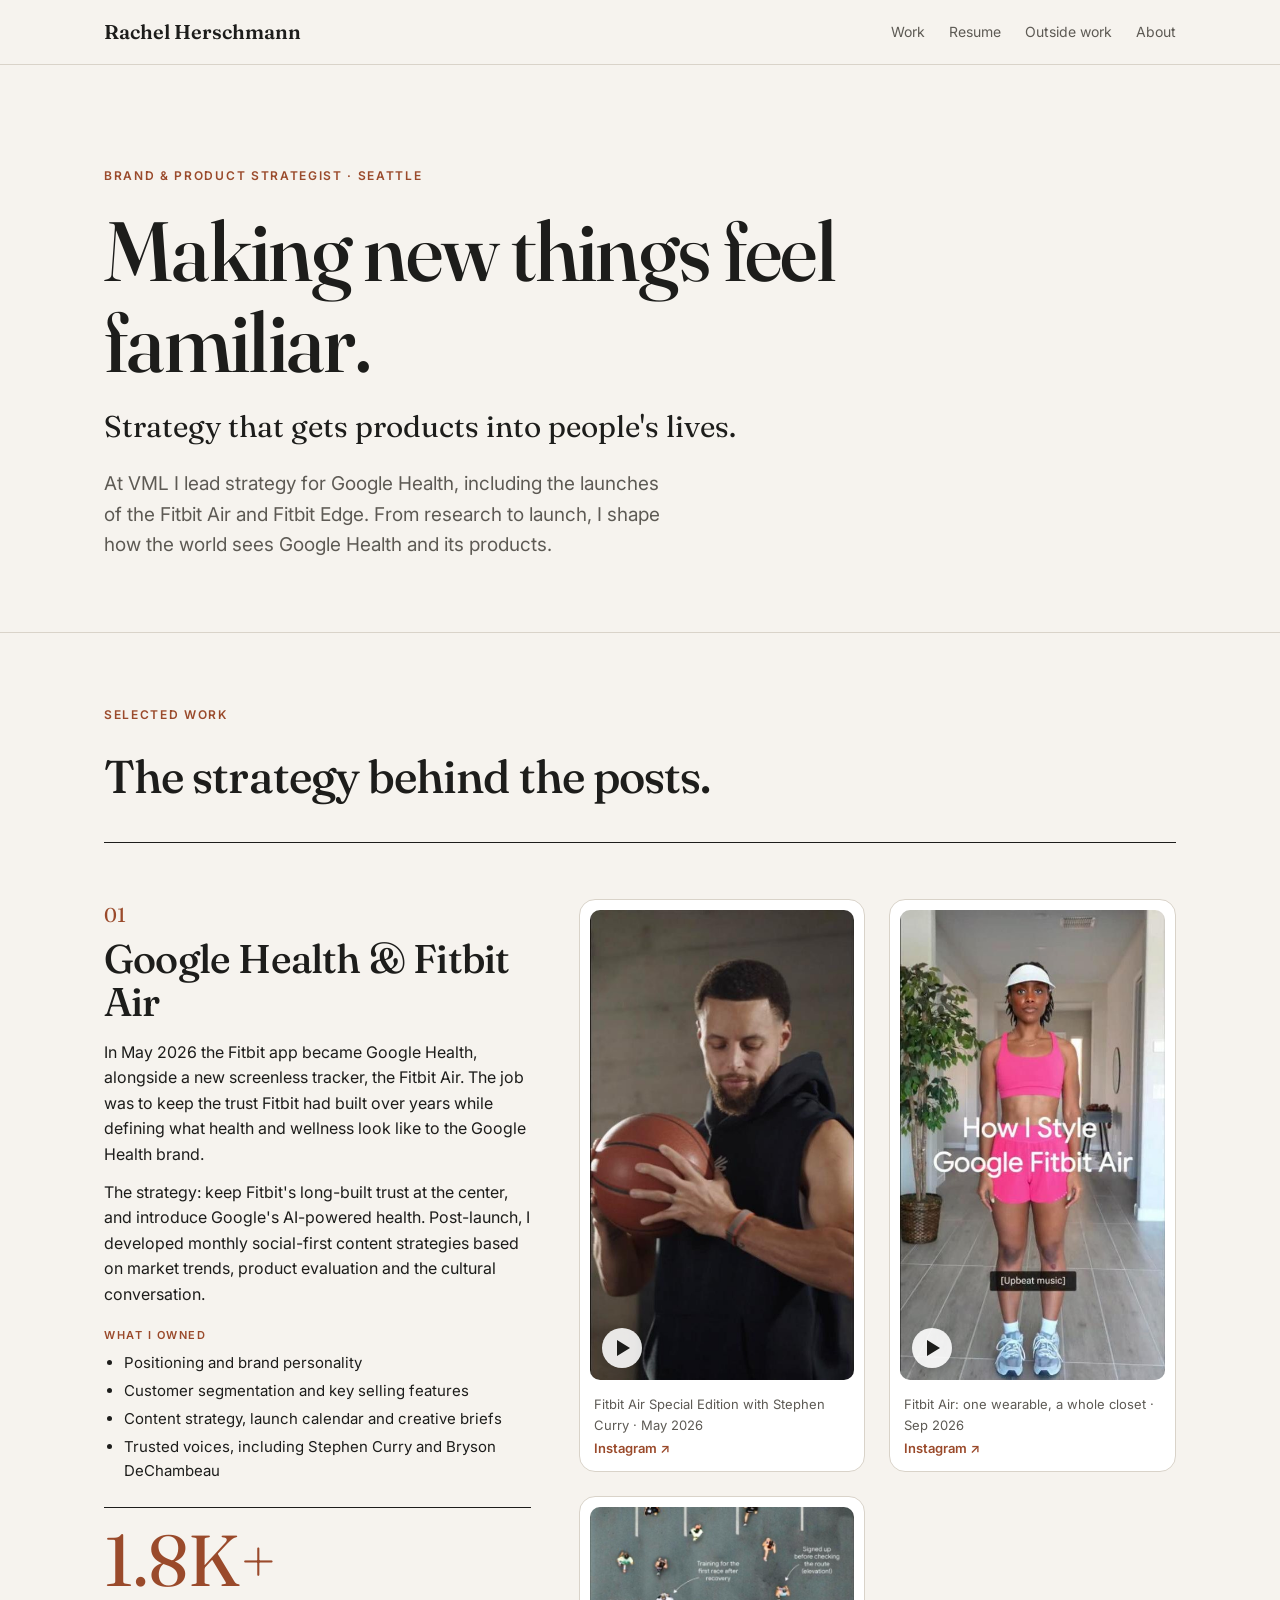
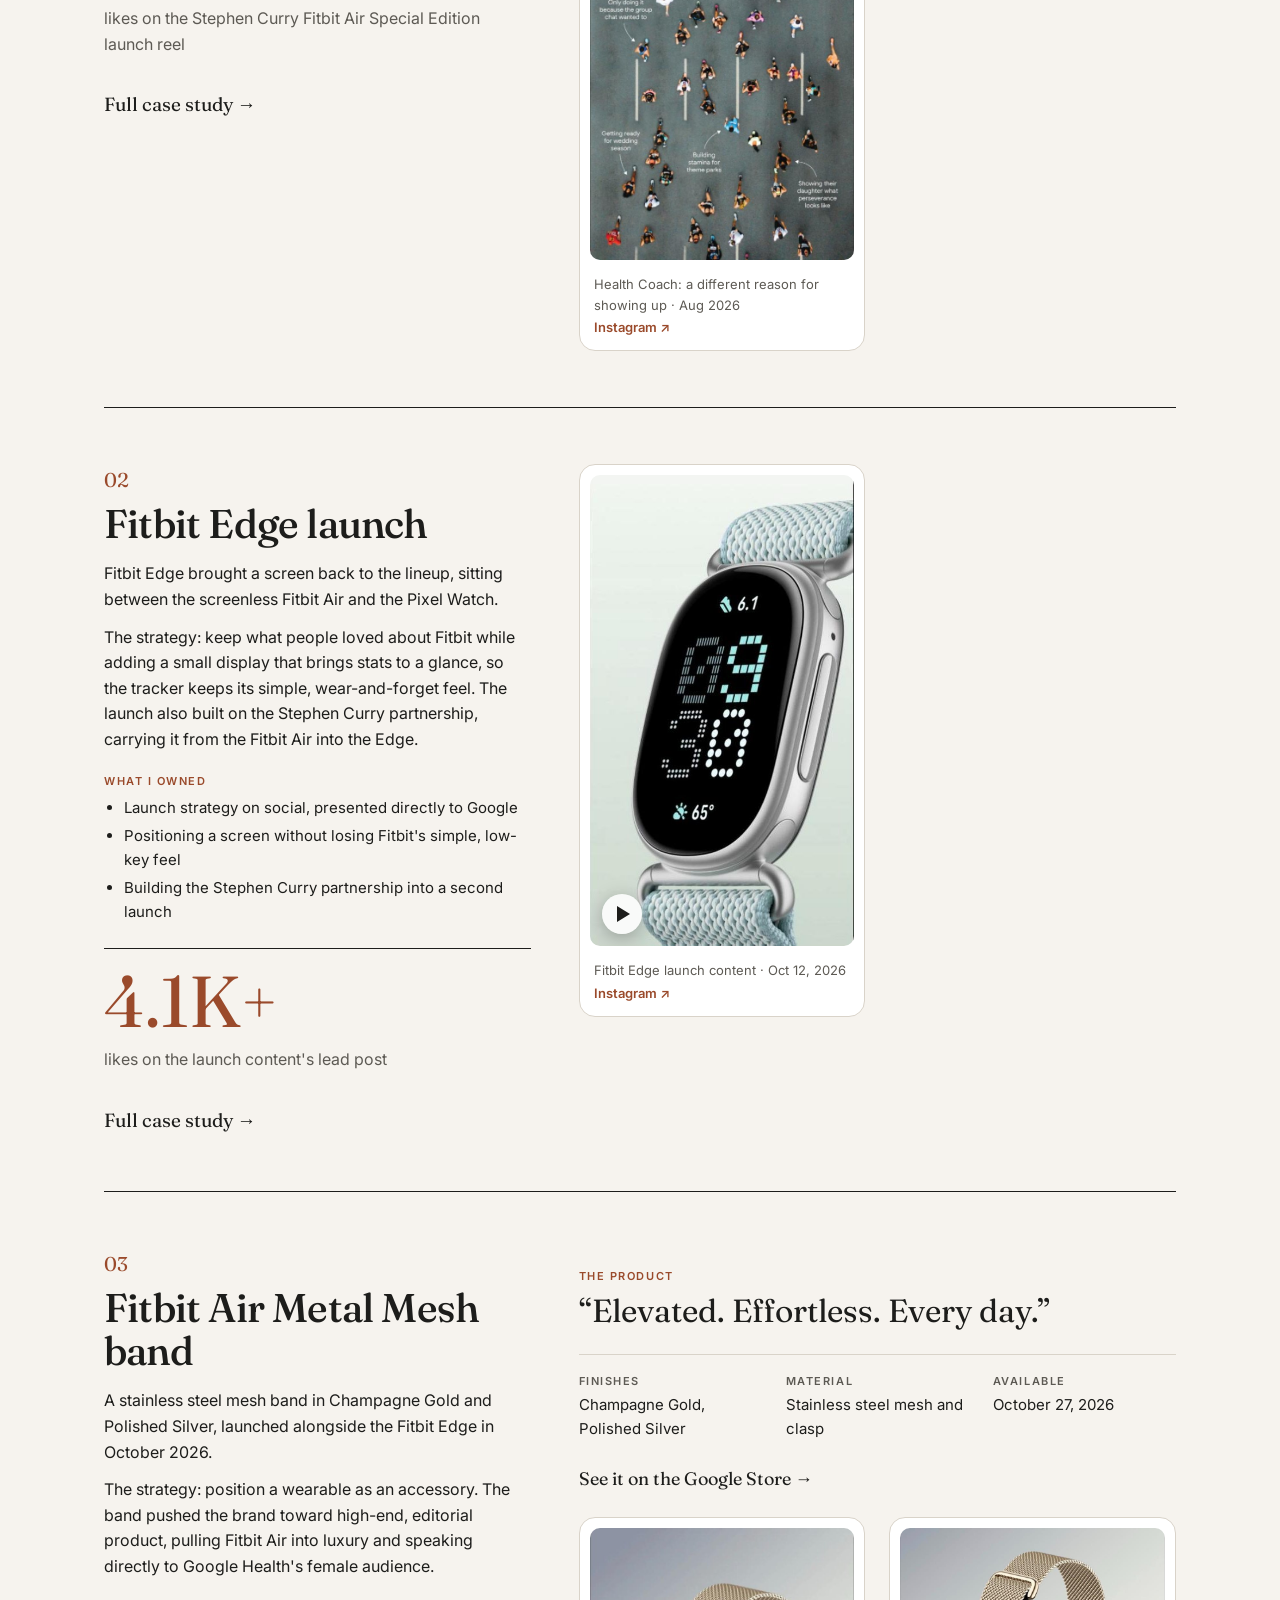
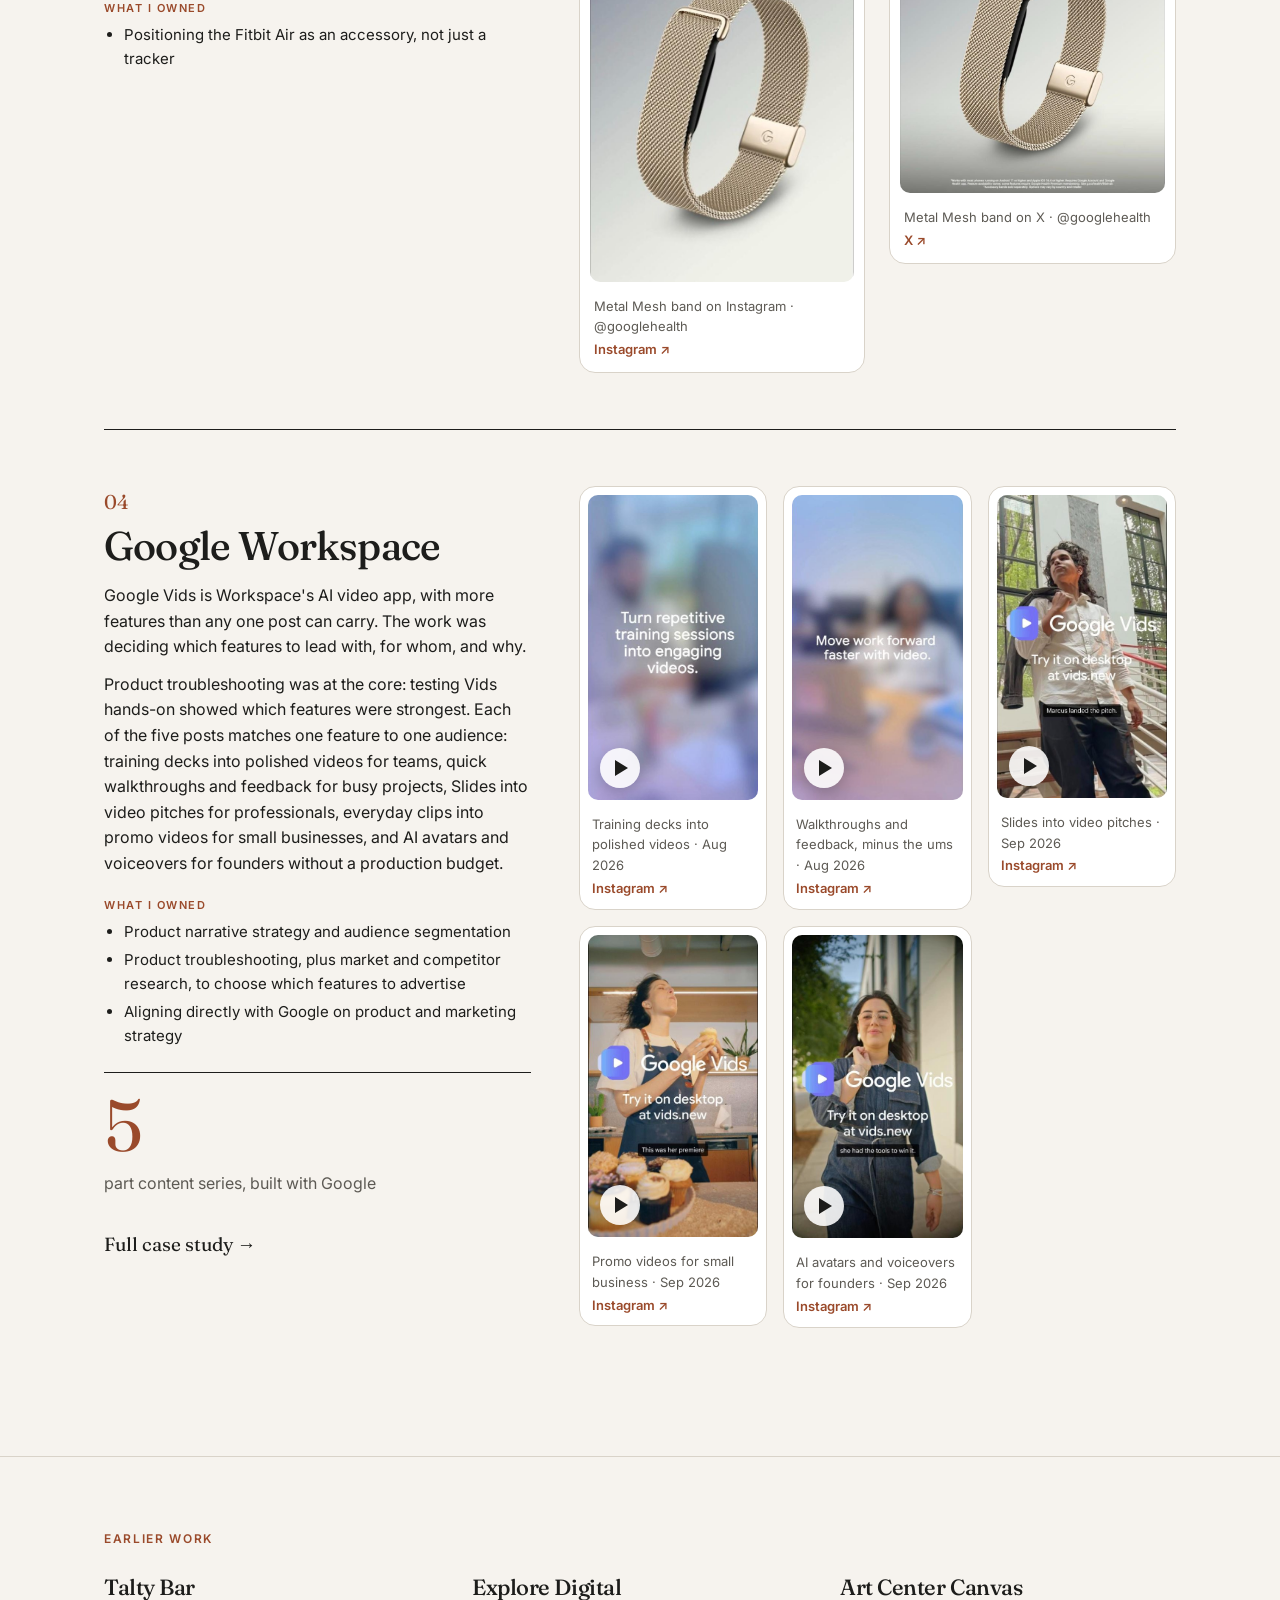
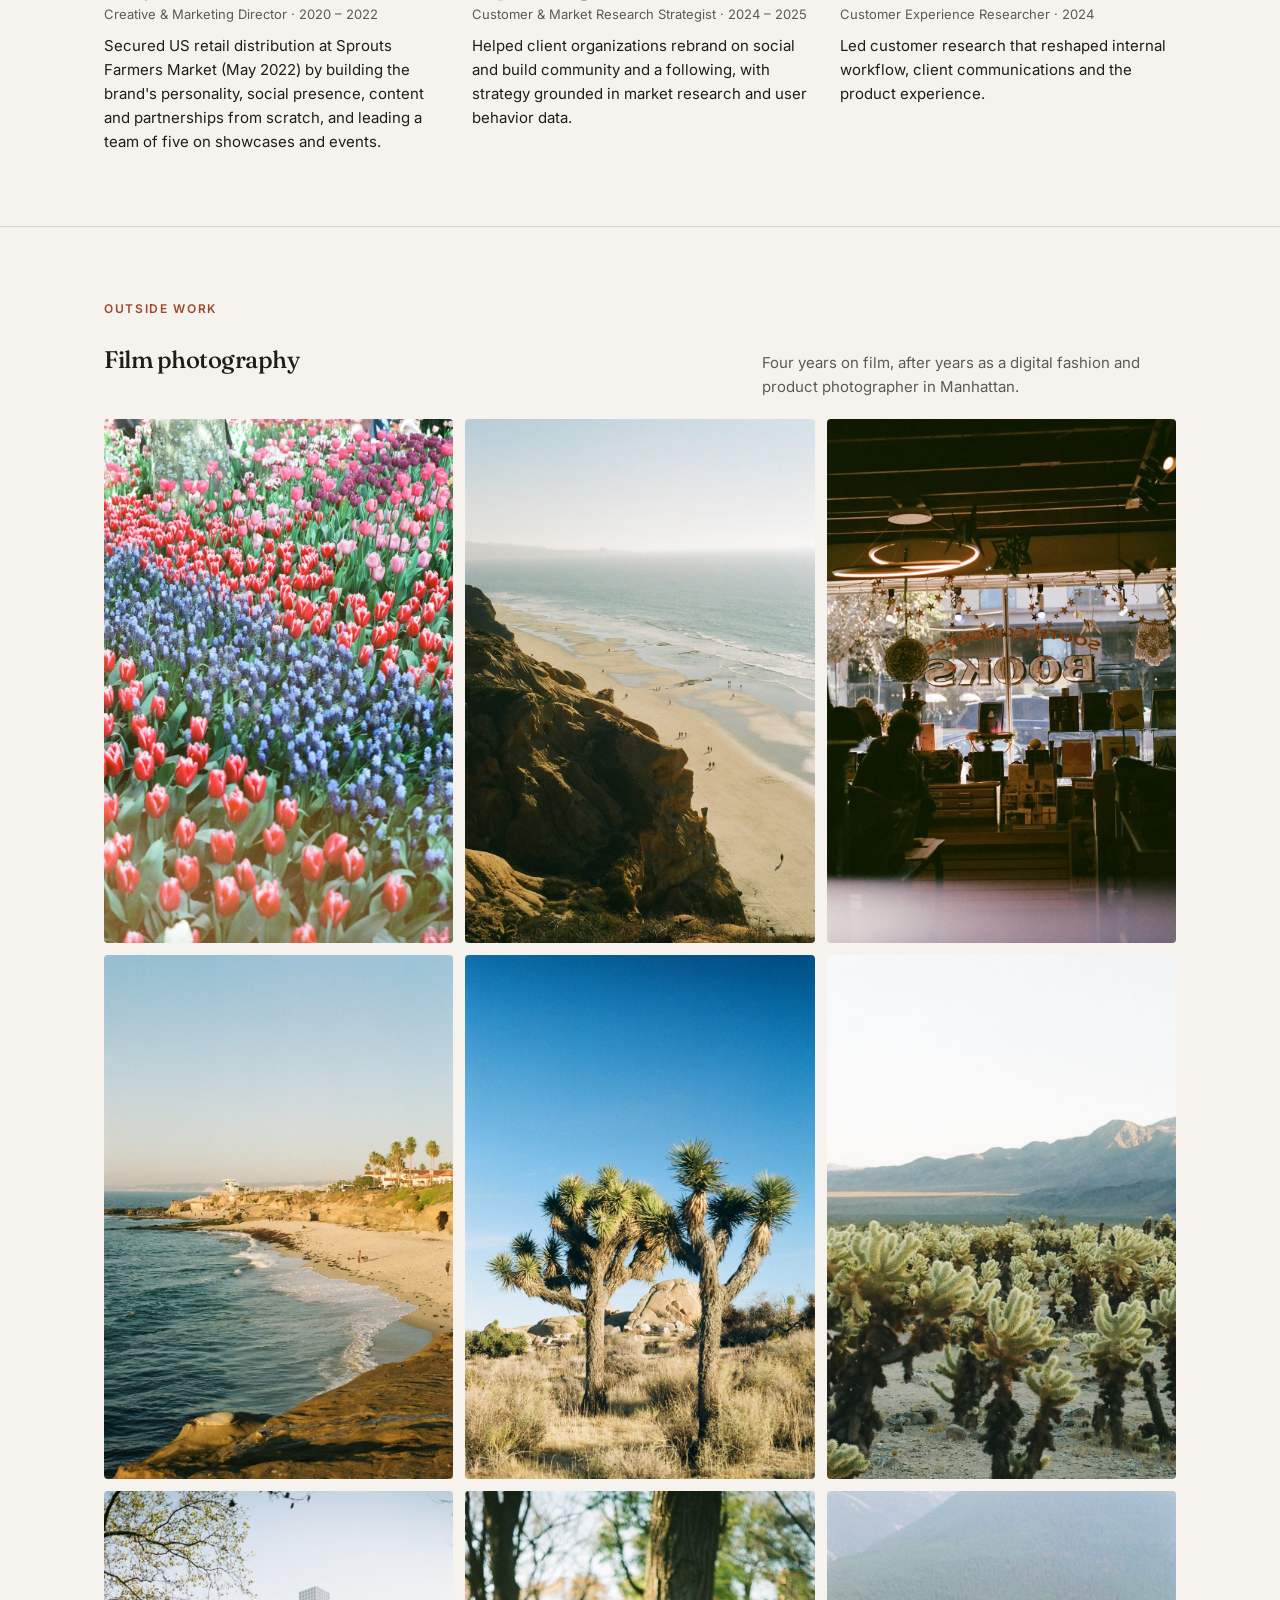
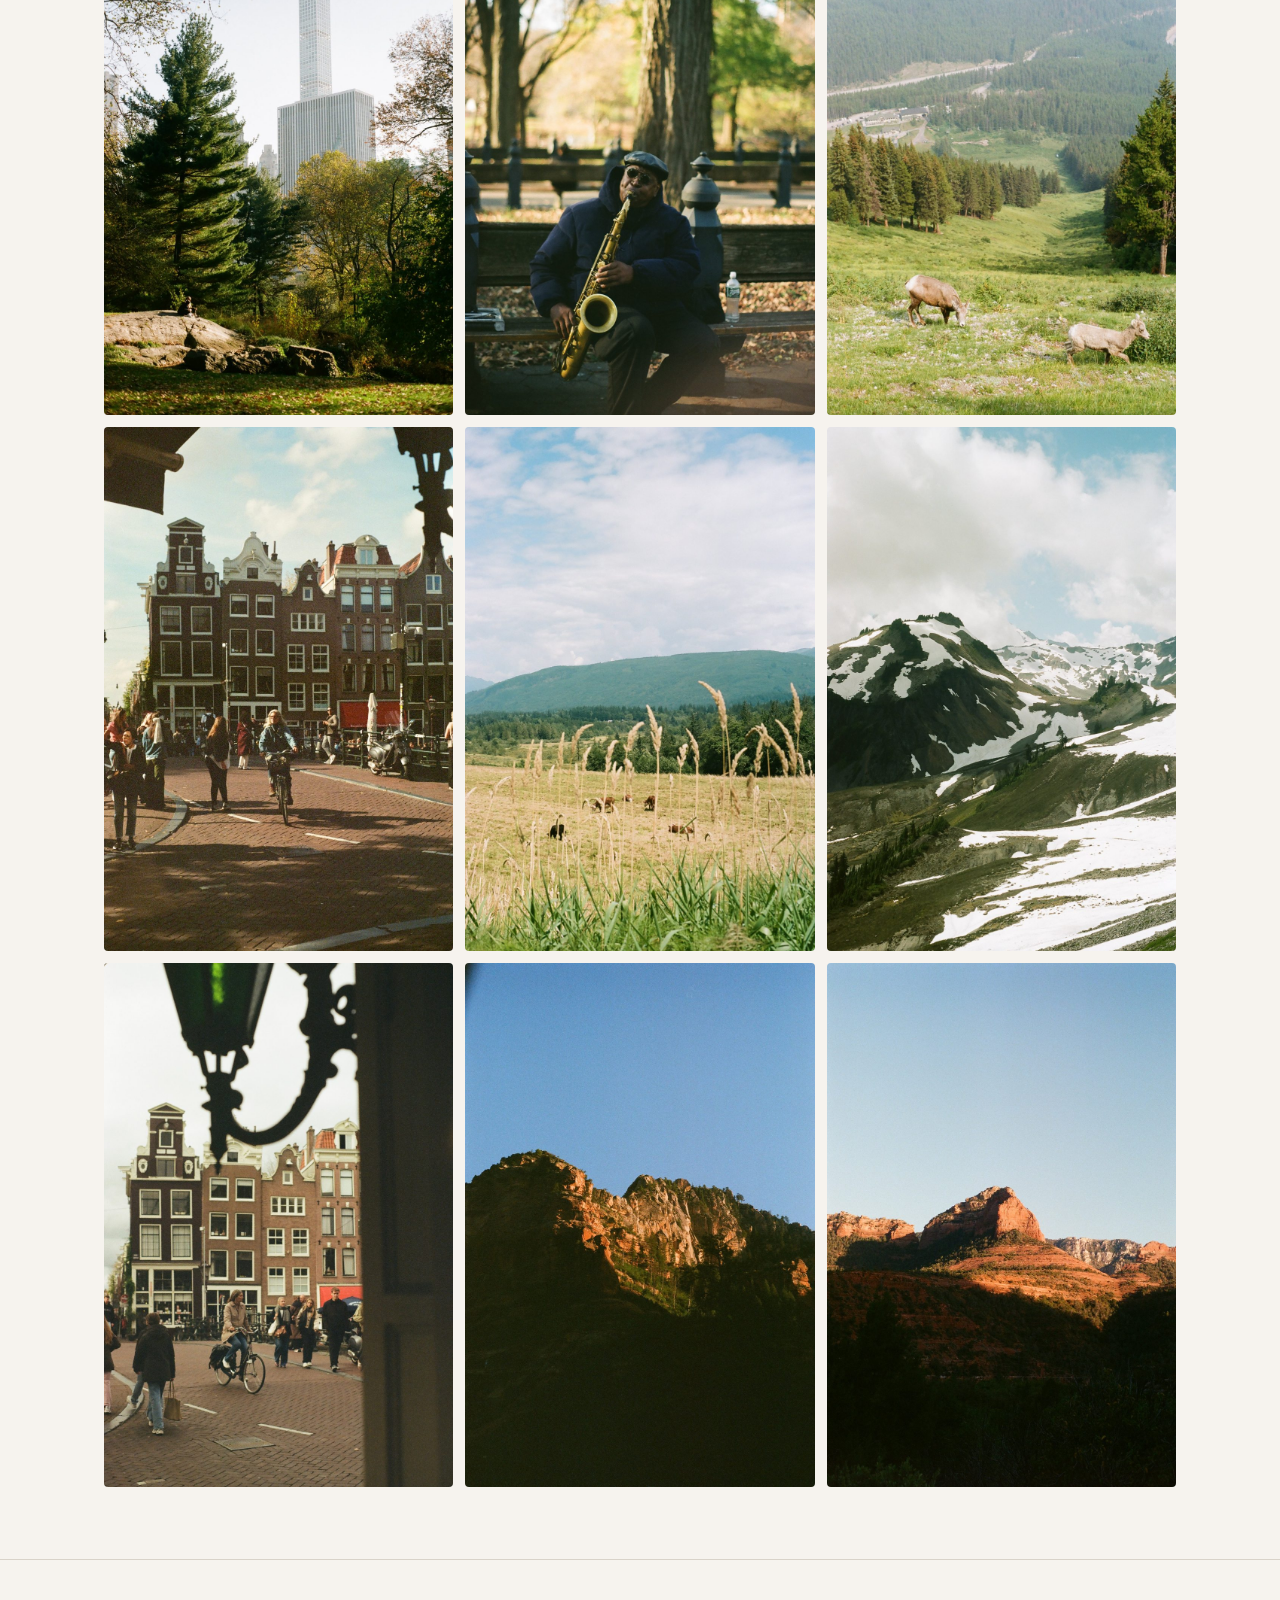
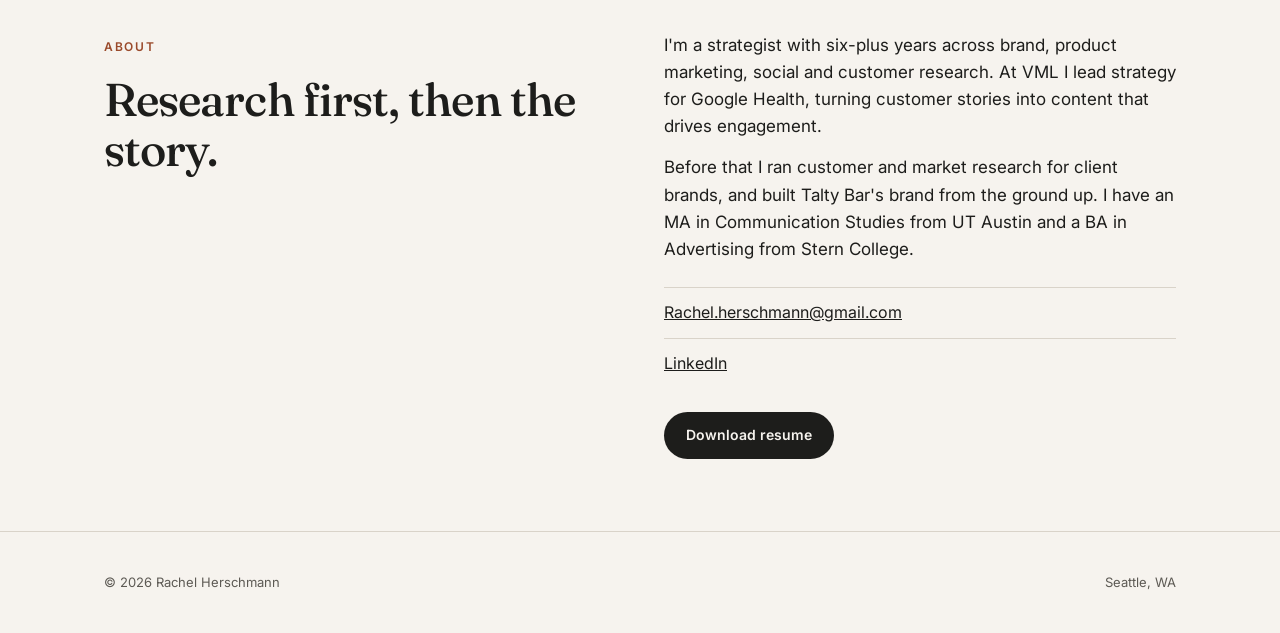
<file: site/index.html>
<!doctype html>
<html lang="en">
<head>
<meta charset="utf-8">
<meta name="viewport" content="width=device-width, initial-scale=1">
<title>Rachel Herschmann · Brand & Product Strategist</title>
<meta name="description" content="Rachel Herschmann is a brand and product strategist in Seattle. Selected work on Google Health, Fitbit and Google Workspace.">
<link rel="preconnect" href="https://fonts.googleapis.com">
<link rel="preconnect" href="https://fonts.gstatic.com" crossorigin>
<link href="https://fonts.googleapis.com/css2?family=Fraunces:opsz,wght@9..144,400;9..144,500;9..144,600&family=Inter:wght@400;500;600&display=swap" rel="stylesheet">
<link rel="stylesheet" href="assets/style.css">
</head>
<body>

<nav class="nav">
  <div class="wrap">
    <a class="name" href="./">Rachel Herschmann</a>
    <ul>
      <li><a href="#work">Work</a></li>
      <li><a href="resume.html">Resume</a></li>
      <li class="hide-sm"><a href="#outside">Outside work</a></li>
      <li><a href="#about">About</a></li>
    </ul>
  </div>
</nav>

<header class="hero">
  <div class="wrap">
    <span class="kicker">Brand &amp; Product Strategist · Seattle</span>
    <h1>Making new things feel familiar.</h1>
    <p class="sub">Strategy that gets products into people's lives.</p>
    <p>At VML I lead strategy for Google Health, including the launches of the Fitbit Air and Fitbit Edge. From research to launch, I shape how the world sees Google Health and its products.</p>
  </div>
</header>

<section class="section" id="work">
  <div class="wrap">
    <span class="kicker">Selected work</span>
    <h2 class="work-h">The strategy behind the posts.</h2>
    <article class="show">
      <div class="show-text">
        <span class="num">01</span>
        <h3>Google Health &amp; Fitbit Air</h3>
        <p>In May 2026 the Fitbit app became Google Health, alongside a new screenless tracker, the Fitbit Air. The job was to keep the trust Fitbit had built over years while defining what health and wellness look like to the Google Health brand.</p><p>The strategy: keep Fitbit's long-built trust at the center, and introduce Google's AI-powered health. Post-launch, I developed monthly social-first content strategies based on market trends, product evaluation and the cultural conversation.</p>
        <span class="kicker sm">What I owned</span>
        <ul><li>Positioning and brand personality</li><li>Customer segmentation and key selling features</li><li>Content strategy, launch calendar and creative briefs</li><li>Trusted voices, including Stephen Curry and Bryson DeChambeau</li></ul>
        <div class="stat"><div class="big">1.8K+</div><p>likes on the Stephen Curry Fitbit Air Special Edition launch reel</p></div>
        <a class="more" href="work/google-health-fitbit-air.html">Full case study →</a>
      </div>
      <div class="posts"><figure><a class="post-media" href="https://www.instagram.com/reel/DYPsg0jRcpA/" target="_blank" rel="noopener"><img src="assets/posts/DYPsg0jRcpA.jpg" alt="Fitbit Air Special Edition with Stephen Curry" width="461" height="819" loading="lazy"><span class="play" aria-hidden="true"></span></a><figcaption>Fitbit Air Special Edition with Stephen Curry · May 2026 <a class="post-link" href="https://www.instagram.com/reel/DYPsg0jRcpA/" target="_blank" rel="noopener">Instagram ↗</a></figcaption></figure><figure><a class="post-media" href="https://www.instagram.com/p/Ddt1WCjs_gm/" target="_blank" rel="noopener"><img src="assets/posts/Ddt1WCjs_gm.jpg" alt="Fitbit Air: one wearable, a whole closet" width="461" height="819" loading="lazy"><span class="play" aria-hidden="true"></span></a><figcaption>Fitbit Air: one wearable, a whole closet · Sep 2026 <a class="post-link" href="https://www.instagram.com/p/Ddt1WCjs_gm/" target="_blank" rel="noopener">Instagram ↗</a></figcaption></figure><figure><a class="post-media" href="https://www.instagram.com/p/DcL3rE6xNIR/" target="_blank" rel="noopener"><img src="assets/posts/DcL3rE6xNIR.jpg" alt="Health Coach: a different reason for showing up" width="614" height="819" loading="lazy"></a><figcaption>Health Coach: a different reason for showing up · Aug 2026 <a class="post-link" href="https://www.instagram.com/p/DcL3rE6xNIR/" target="_blank" rel="noopener">Instagram ↗</a></figcaption></figure></div>
    </article>
    <article class="show">
      <div class="show-text">
        <span class="num">02</span>
        <h3>Fitbit Edge launch</h3>
        <p>Fitbit Edge brought a screen back to the lineup, sitting between the screenless Fitbit Air and the Pixel Watch.</p><p>The strategy: keep what people loved about Fitbit while adding a small display that brings stats to a glance, so the tracker keeps its simple, wear-and-forget feel. The launch also built on the Stephen Curry partnership, carrying it from the Fitbit Air into the Edge.</p>
        <span class="kicker sm">What I owned</span>
        <ul><li>Launch strategy on social, presented directly to Google</li><li>Positioning a screen without losing Fitbit's simple, low-key feel</li><li>Building the Stephen Curry partnership into a second launch</li></ul>
        <div class="stat"><div class="big">4.1K+</div><p>likes on the launch content's lead post</p></div>
        <a class="more" href="work/fitbit-edge.html">Full case study →</a>
      </div>
      <div class="posts"><figure><a class="post-media" href="https://www.instagram.com/p/DeZoM1LhK7k/" target="_blank" rel="noopener"><img src="assets/posts/DeZoM1LhK7k.jpg" alt="Fitbit Edge launch content" width="460" height="819" loading="lazy"><span class="play" aria-hidden="true"></span></a><figcaption>Fitbit Edge launch content · Oct 12, 2026 <a class="post-link" href="https://www.instagram.com/p/DeZoM1LhK7k/" target="_blank" rel="noopener">Instagram ↗</a></figcaption></figure></div>
    </article>
    <article class="show">
      <div class="show-text">
        <span class="num">03</span>
        <h3>Fitbit Air Metal Mesh band</h3>
        <p>A stainless steel mesh band in Champagne Gold and Polished Silver, launched alongside the Fitbit Edge in October 2026.</p>
        <p>The strategy: position a wearable as an accessory. The band pushed the brand toward high-end, editorial product, pulling Fitbit Air into luxury and speaking directly to Google Health's female audience.</p>
        <span class="kicker sm">What I owned</span>
        <ul><li>Positioning the Fitbit Air as an accessory, not just a tracker</li></ul>
      </div>
      <div class="mesh-right">
      <div class="product-card plain">
        <span class="kicker sm">The product</span>
        <p class="tagline">&ldquo;Elevated. Effortless. Every day.&rdquo;</p>
        <dl>
          <div><dt>Finishes</dt><dd>Champagne Gold, Polished Silver</dd></div>
          <div><dt>Material</dt><dd>Stainless steel mesh and clasp</dd></div>
          <div><dt>Available</dt><dd>October 27, 2026</dd></div>
        </dl>
        <a class="more" href="https://store.google.com/us/product/google_fitbit_air_metal_mesh_band?hl=en-US">See it on the Google Store →</a>
      </div>
      <div class="posts">
        <figure><a class="post-media" href="https://www.instagram.com/p/DfIZgrBkp7f/" target="_blank" rel="noopener"><img src="assets/posts/DfIZgrBkp7f.jpg" alt="Metal Mesh band on Instagram" width="614" height="819" loading="lazy"></a><figcaption>Metal Mesh band on Instagram · @googlehealth <a class="post-link" href="https://www.instagram.com/p/DfIZgrBkp7f/" target="_blank" rel="noopener">Instagram ↗</a></figcaption></figure>
        <figure class="x-post"><a class="post-media" href="https://x.com/googlehealth/status/2116259675586850820" target="_blank" rel="noopener"><img src="assets/posts/x-2116259675586850820.jpg" alt="Metal Mesh band on X" width="818" height="819" loading="lazy"></a><figcaption>Metal Mesh band on X · @googlehealth <a class="post-link" href="https://x.com/googlehealth/status/2116259675586850820" target="_blank" rel="noopener">X ↗</a></figcaption></figure>
      </div>
    </div>
    </article>
    <article class="show">
      <div class="show-text">
        <span class="num">04</span>
        <h3>Google Workspace</h3>
        <p>Google Vids is Workspace's AI video app, with more features than any one post can carry. The work was deciding which features to lead with, for whom, and why.</p><p>Product troubleshooting was at the core: testing Vids hands-on showed which features were strongest. Each of the five posts matches one feature to one audience: training decks into polished videos for teams, quick walkthroughs and feedback for busy projects, Slides into video pitches for professionals, everyday clips into promo videos for small businesses, and AI avatars and voiceovers for founders without a production budget.</p>
        <span class="kicker sm">What I owned</span>
        <ul><li>Product narrative strategy and audience segmentation</li><li>Product troubleshooting, plus market and competitor research, to choose which features to advertise</li><li>Aligning directly with Google on product and marketing strategy</li></ul>
        <div class="stat"><div class="big">5</div><p>part content series, built with Google</p></div>
        <a class="more" href="work/google-vids.html">Full case study →</a>
      </div>
      <div class="posts many"><figure><a class="post-media" href="https://www.instagram.com/reel/DceRkOWjRCu/" target="_blank" rel="noopener"><img src="assets/posts/DceRkOWjRCu.jpg" alt="Training decks into polished videos" width="458" height="819" loading="lazy"><span class="play" aria-hidden="true"></span></a><figcaption>Training decks into polished videos · Aug 2026 <a class="post-link" href="https://www.instagram.com/reel/DceRkOWjRCu/" target="_blank" rel="noopener">Instagram ↗</a></figcaption></figure><figure><a class="post-media" href="https://www.instagram.com/reel/DcsLUM_nCw0/" target="_blank" rel="noopener"><img src="assets/posts/DcsLUM_nCw0.jpg" alt="Walkthroughs and feedback, minus the ums" width="458" height="819" loading="lazy"><span class="play" aria-hidden="true"></span></a><figcaption>Walkthroughs and feedback, minus the ums · Aug 2026 <a class="post-link" href="https://www.instagram.com/reel/DcsLUM_nCw0/" target="_blank" rel="noopener">Instagram ↗</a></figcaption></figure><figure><a class="post-media" href="https://www.instagram.com/p/DdHE3JekQsj/" target="_blank" rel="noopener"><img src="assets/posts/DdHE3JekQsj.jpg" alt="Slides into video pitches" width="461" height="819" loading="lazy"><span class="play" aria-hidden="true"></span></a><figcaption>Slides into video pitches · Sep 2026 <a class="post-link" href="https://www.instagram.com/p/DdHE3JekQsj/" target="_blank" rel="noopener">Instagram ↗</a></figcaption></figure><figure><a class="post-media" href="https://www.instagram.com/p/DdRoKXBD9rz/" target="_blank" rel="noopener"><img src="assets/posts/DdRoKXBD9rz.jpg" alt="Promo videos for small business" width="462" height="819" loading="lazy"><span class="play" aria-hidden="true"></span></a><figcaption>Promo videos for small business · Sep 2026 <a class="post-link" href="https://www.instagram.com/p/DdRoKXBD9rz/" target="_blank" rel="noopener">Instagram ↗</a></figcaption></figure><figure><a class="post-media" href="https://www.instagram.com/p/Ddk-xUKgem8/" target="_blank" rel="noopener"><img src="assets/posts/Ddk-xUKgem8.jpg" alt="AI avatars and voiceovers for founders" width="460" height="819" loading="lazy"><span class="play" aria-hidden="true"></span></a><figcaption>AI avatars and voiceovers for founders · Sep 2026 <a class="post-link" href="https://www.instagram.com/p/Ddk-xUKgem8/" target="_blank" rel="noopener">Instagram ↗</a></figcaption></figure></div>
    </article>
  </div>
</section>

<section class="section">
  <div class="wrap">
    <span class="kicker">Earlier work</span>
    <div class="earlier">
      <div>
        <h3>Talty Bar</h3>
        <div class="when">Creative &amp; Marketing Director · 2020 – 2022</div>
        <p>Secured US retail distribution at Sprouts Farmers Market (May 2022) by building the brand's personality, social presence, content and partnerships from scratch, and leading a team of five on showcases and events.</p>
      </div>
      <div>
        <h3>Explore Digital</h3>
        <div class="when">Customer &amp; Market Research Strategist · 2024 – 2025</div>
        <p>Helped client organizations rebrand on social and build community and a following, with strategy grounded in market research and user behavior data.</p>
      </div>
      <div>
        <h3>Art Center Canvas</h3>
        <div class="when">Customer Experience Researcher · 2024</div>
        <p>Led customer research that reshaped internal workflow, client communications and the product experience.</p>
      </div>
    </div>
  </div>
</section>

<section class="section" id="outside">
  <div class="wrap">
    <span class="kicker">Outside work</span>
    <div class="film">
      <div class="film-head">
        <h3>Film photography</h3>
        <p>Four years on film, after years as a digital fashion and product photographer in Manhattan.</p>
      </div>
      <div class="film-grid"><figure class="film-shot"><img src="assets/film/film-01.jpg" alt="Red tulips and blue grape hyacinths in a spring garden" loading="lazy"></figure><figure class="film-shot"><img src="assets/film/film-02.jpg" alt="Sandstone cliffs above a long beach at low tide" loading="lazy"></figure><figure class="film-shot"><img src="assets/film/film-03.jpg" alt="Inside a bookstore looking out through its window lettering" loading="lazy"></figure><figure class="film-shot"><img src="assets/film/film-04.jpg" alt="Golden-hour cove with palm trees along the coast" loading="lazy"></figure><figure class="film-shot"><img src="assets/film/film-05.jpg" alt="Two Joshua trees against a deep blue sky" loading="lazy"></figure><figure class="film-shot"><img src="assets/film/film-06.jpg" alt="A field of cholla cactus with desert mountains behind" loading="lazy"></figure><figure class="film-shot"><img src="assets/film/film-07.jpg" alt="A Central Park meadow with a skyscraper rising behind the trees" loading="lazy"></figure><figure class="film-shot"><img src="assets/film/film-08.jpg" alt="A saxophonist playing on a Central Park bench" loading="lazy"></figure><figure class="film-shot"><img src="assets/film/film-09.jpg" alt="Bighorn sheep grazing on a mountain slope above a valley" loading="lazy"></figure><figure class="film-shot"><img src="assets/film/film-11.jpg" alt="A cyclist riding past gabled canal houses on a sunny afternoon" loading="lazy"></figure><figure class="film-shot"><img src="assets/film/film-12.jpg" alt="Cows grazing in a summer field framed by tall grass" loading="lazy"></figure><figure class="film-shot"><img src="assets/film/film-14.jpg" alt="Snowfields and green slopes beneath drifting clouds in the mountains" loading="lazy"></figure><figure class="film-shot"><img src="assets/film/film-15.jpg" alt="Canal houses and a passing cyclist framed by an ornate street lamp" loading="lazy"></figure><figure class="film-shot"><img src="assets/film/film-16.jpg" alt="Red rock cliffs catching late sun above a shadowed canyon" loading="lazy"></figure><figure class="film-shot"><img src="assets/film/film-17.jpg" alt="A red sandstone butte glowing at golden hour" loading="lazy"></figure></div>
    </div>
    
  </div>
</section>

<section class="section" id="about">
  <div class="wrap about">
    <div>
      <span class="kicker">About</span>
      <h2 style="margin-top:16px">Research first, then the story.</h2>
    </div>
    <div>
      <p>I'm a strategist with six-plus years across brand, product marketing, social and customer research. At VML I lead strategy for Google Health, turning customer stories into content that drives engagement.</p>
      <p>Before that I ran customer and market research for client brands, and built Talty Bar's brand from the ground up. I have an MA in Communication Studies from UT Austin and a BA in Advertising from Stern College.</p>
      <ul class="contact-list" style="margin-top:24px">
        <li><a href="mailto:Rachel.herschmann@gmail.com">Rachel.herschmann@gmail.com</a></li>
        <li><a href="https://www.linkedin.com/in/rachelherschmann/">LinkedIn</a></li>
      </ul>
      <a class="btn" href="assets/Rachel-Herschmann-Resume-Social.pdf">Download resume</a>
    </div>
  </div>
</section>

<footer>
  <div class="wrap"><span>© 2026 Rachel Herschmann</span><span>Seattle, WA</span></div>
</footer>

</body>
</html>
</file>
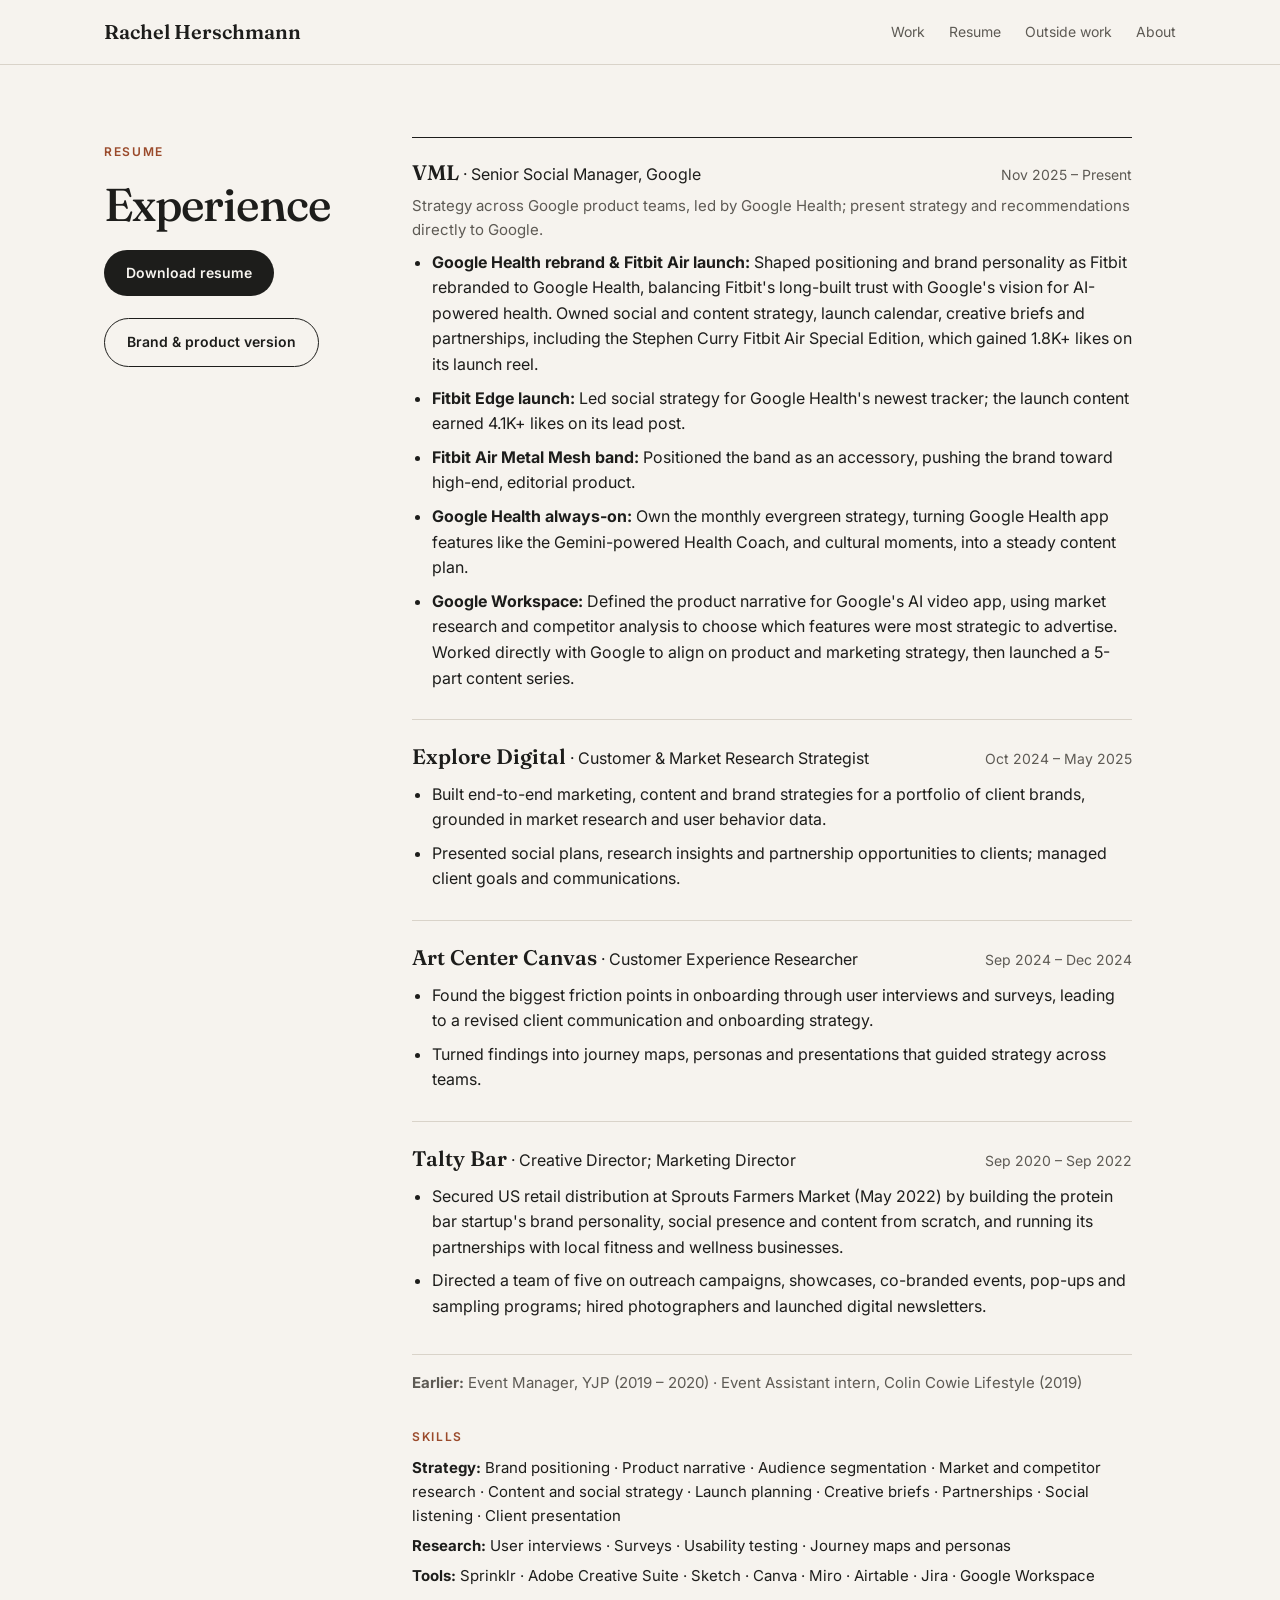
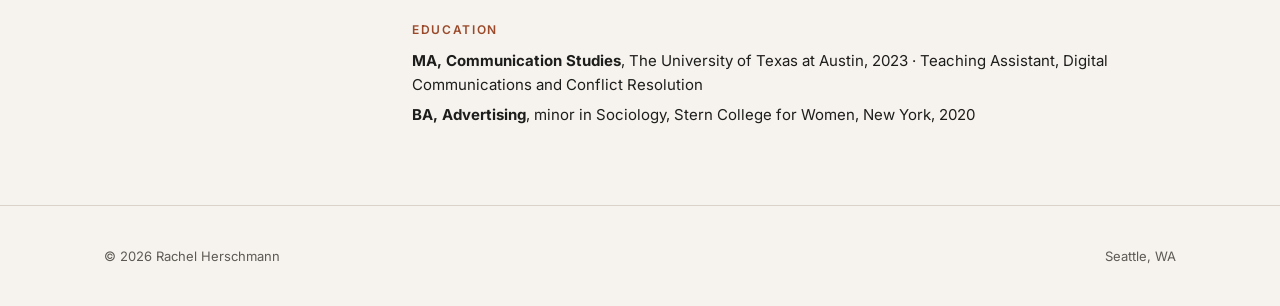
<file: resume.html>
<!doctype html>
<html lang="en">
<head>
<meta charset="utf-8">
<meta name="viewport" content="width=device-width, initial-scale=1">
<title>Resume · Rachel Herschmann</title>
<meta name="description" content="Resume of Rachel Herschmann, brand and product strategist in Seattle.">
<link rel="preconnect" href="https://fonts.googleapis.com">
<link rel="preconnect" href="https://fonts.gstatic.com" crossorigin>
<link href="https://fonts.googleapis.com/css2?family=Fraunces:opsz,wght@9..144,400;9..144,500;9..144,600&family=Inter:wght@400;500;600&display=swap" rel="stylesheet">
<link rel="stylesheet" href="assets/style.css">
</head>
<body>

<nav class="nav">
  <div class="wrap">
    <a class="name" href="./">Rachel Herschmann</a>
    <ul>
      <li><a href="./#work">Work</a></li>
      <li><a href="resume.html">Resume</a></li>
      <li class="hide-sm"><a href="./#outside">Outside work</a></li>
      <li><a href="./#about">About</a></li>
    </ul>
  </div>
</nav>

<section class="section resume-page" id="resume">
  <div class="wrap resume">
    <div class="r-side">
      <span class="kicker">Resume</span>
      <h2>Experience</h2>
      <div class="r-dl">
        <a class="btn" href="assets/Rachel-Herschmann-Resume-Social.pdf">Download resume</a>
        <a class="btn btn-ghost" href="assets/Rachel-Herschmann-Resume.pdf">Brand &amp; product version</a>
      </div>
    </div>
    <div class="r-body">

<div class="r-job">
  <div class="r-head"><div><span class="org">VML</span> · <span class="role">Senior Social Manager, Google</span></div><div class="dates">Nov 2025 – Present</div></div>
  <p class="r-lede">Strategy across Google product teams, led by Google Health; present strategy and recommendations directly to Google.</p>
  <ul>
    <li><b>Google Health rebrand &amp; Fitbit Air launch:</b> Shaped positioning and brand personality as Fitbit rebranded to Google Health, balancing Fitbit's long-built trust with Google's vision for AI-powered health. Owned social and content strategy, launch calendar, creative briefs and partnerships, including the Stephen Curry Fitbit Air Special Edition, which gained 1.8K+ likes on its launch reel.</li>
    <li><b>Fitbit Edge launch:</b> Led social strategy for Google Health's newest tracker; the launch content earned 4.1K+ likes on its lead post.</li>
    <li><b>Fitbit Air Metal Mesh band:</b> Positioned the band as an accessory, pushing the brand toward high-end, editorial product.</li>
    <li><b>Google Health always-on:</b> Own the monthly evergreen strategy, turning Google Health app features like the Gemini-powered Health Coach, and cultural moments, into a steady content plan.</li>
    <li><b>Google Workspace:</b> Defined the product narrative for Google's AI video app, using market research and competitor analysis to choose which features were most strategic to advertise. Worked directly with Google to align on product and marketing strategy, then launched a 5-part content series.</li>
  </ul>
</div>

<div class="r-job">
  <div class="r-head"><div><span class="org">Explore Digital</span> · <span class="role">Customer &amp; Market Research Strategist</span></div><div class="dates">Oct 2024 – May 2025</div></div>
  <ul>
    <li>Built end-to-end marketing, content and brand strategies for a portfolio of client brands, grounded in market research and user behavior data.</li>
    <li>Presented social plans, research insights and partnership opportunities to clients; managed client goals and communications.</li>
  </ul>
</div>

<div class="r-job">
  <div class="r-head"><div><span class="org">Art Center Canvas</span> · <span class="role">Customer Experience Researcher</span></div><div class="dates">Sep 2024 – Dec 2024</div></div>
  <ul>
    <li>Found the biggest friction points in onboarding through user interviews and surveys, leading to a revised client communication and onboarding strategy.</li>
    <li>Turned findings into journey maps, personas and presentations that guided strategy across teams.</li>
  </ul>
</div>

<div class="r-job">
  <div class="r-head"><div><span class="org">Talty Bar</span> · <span class="role">Creative Director; Marketing Director</span></div><div class="dates">Sep 2020 – Sep 2022</div></div>
  <ul>
    <li>Secured US retail distribution at Sprouts Farmers Market (May 2022) by building the protein bar startup's brand personality, social presence and content from scratch, and running its partnerships with local fitness and wellness businesses.</li>
    <li>Directed a team of five on outreach campaigns, showcases, co-branded events, pop-ups and sampling programs; hired photographers and launched digital newsletters.</li>
  </ul>
</div>

<p class="r-earlier"><b>Earlier:</b> Event Manager, YJP (2019 – 2020) · Event Assistant intern, Colin Cowie Lifestyle (2019)</p>

<h3 class="r-h">Skills</h3>
<div class="skills">
  <p><b>Strategy:</b> Brand positioning · Product narrative · Audience segmentation · Market and competitor research · Content and social strategy · Launch planning · Creative briefs · Partnerships · Social listening · Client presentation</p>
  <p><b>Research:</b> User interviews · Surveys · Usability testing · Journey maps and personas</p>
  <p><b>Tools:</b> Sprinklr · Adobe Creative Suite · Sketch · Canva · Miro · Airtable · Jira · Google Workspace</p>
</div>

<h3 class="r-h">Education</h3>
<p><b>MA, Communication Studies</b>, The University of Texas at Austin, 2023 · Teaching Assistant, Digital Communications and Conflict Resolution</p>
<p><b>BA, Advertising</b>, minor in Sociology, Stern College for Women, New York, 2020</p>
</div>
  </div>
</section>

<footer>
  <div class="wrap"><span>© 2026 Rachel Herschmann</span><span>Seattle, WA</span></div>
</footer>

</body>
</html>
</file>
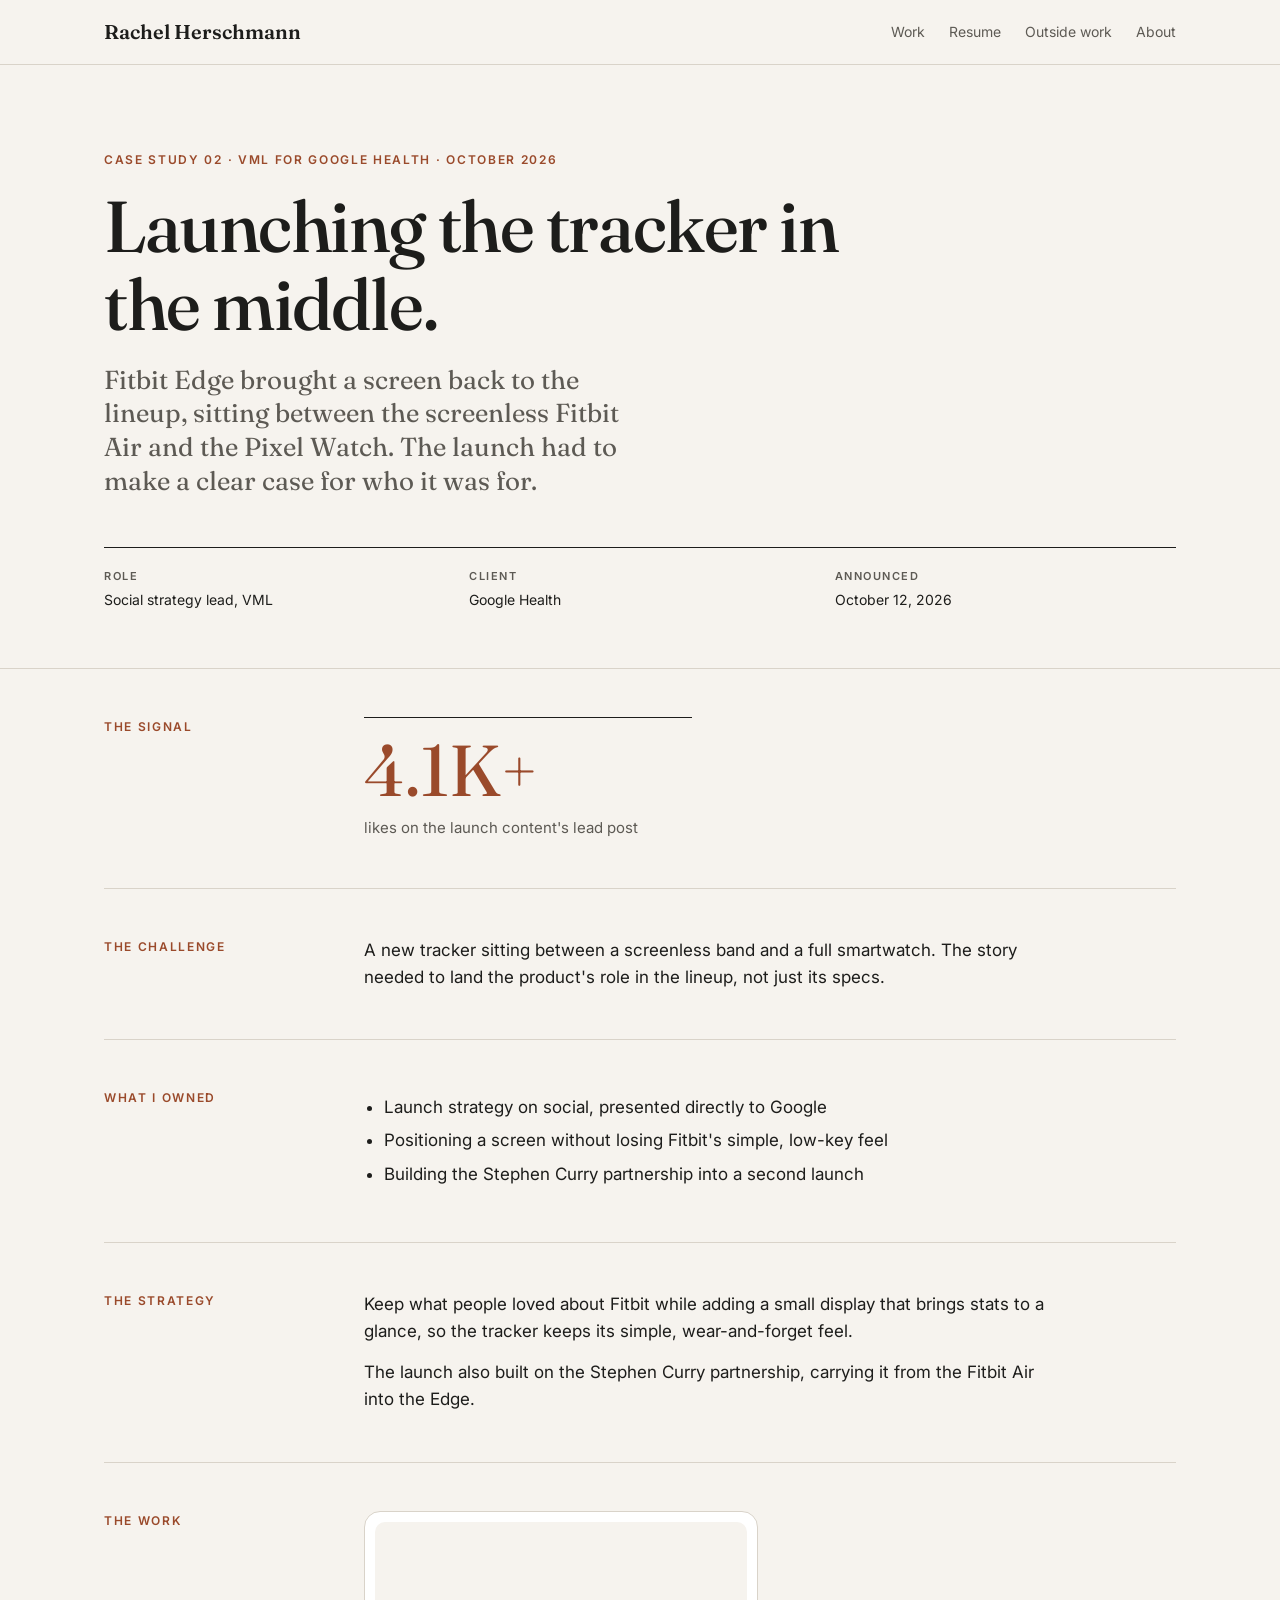
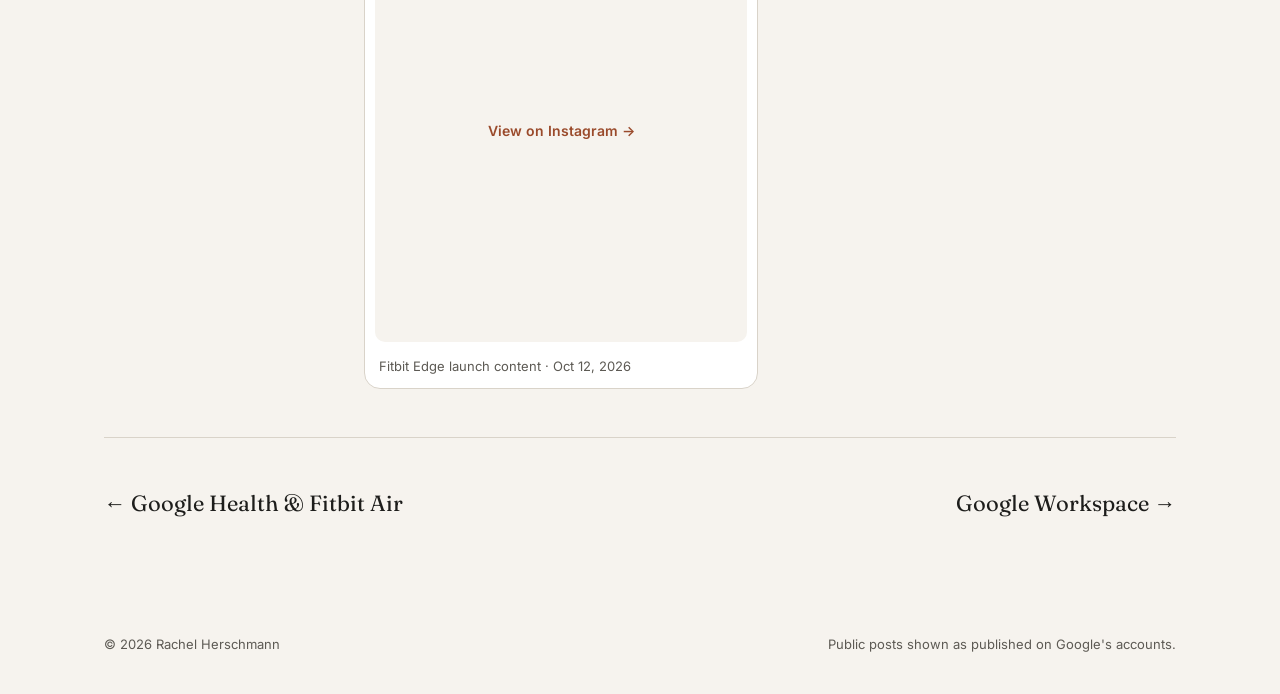
<file: work/fitbit-edge.html>
<!doctype html>
<html lang="en">
<head>
<meta charset="utf-8">
<meta name="viewport" content="width=device-width, initial-scale=1">
<title>Fitbit Edge launch · Rachel Herschmann</title>
<meta name="description" content="Social launch strategy for Google Health's Fitbit Edge tracker.">
<link rel="preconnect" href="https://fonts.googleapis.com">
<link rel="preconnect" href="https://fonts.gstatic.com" crossorigin>
<link href="https://fonts.googleapis.com/css2?family=Fraunces:opsz,wght@9..144,400;9..144,500;9..144,600&family=Inter:wght@400;500;600&display=swap" rel="stylesheet">
<link rel="stylesheet" href="../assets/style.css">
</head>
<body>
<nav class="nav">
  <div class="wrap">
    <a class="name" href="../">Rachel Herschmann</a>
    <ul>
      <li><a href="../#work">Work</a></li>
      <li><a href="../resume.html">Resume</a></li>
      <li class="hide-sm"><a href="../#outside">Outside work</a></li>
      <li><a href="../#about">About</a></li>
    </ul>
  </div>
</nav>

<header class="cs-hero"><div class="wrap">
  <span class="kicker">Case study 02 · VML for Google Health · October 2026</span>
  <h1>Launching the tracker in the middle.</h1>
  <p class="dek">Fitbit Edge brought a screen back to the lineup, sitting between the screenless Fitbit Air and the Pixel Watch. The launch had to make a clear case for who it was for.</p>
  <dl class="facts"><div><dt>Role</dt><dd>Social strategy lead, VML</dd></div><div><dt>Client</dt><dd>Google Health</dd></div><div><dt>Announced</dt><dd>October 12, 2026</dd></div></dl>
</div></header>
<main class="wrap">
  <section class="cs-block"><span class="kicker">The signal</span><div class="body stats"><div class="stat"><div class="big">4.1K+</div><p>likes on the launch content's lead post</p></div></div></section>
  <section class="cs-block"><span class="kicker">The challenge</span><div class="body"><p>A new tracker sitting between a screenless band and a full smartwatch. The story needed to land the product's role in the lineup, not just its specs.</p></div></section>
  <section class="cs-block"><span class="kicker">What I owned</span><div class="body"><ul><li>Launch strategy on social, presented directly to Google</li><li>Positioning a screen without losing Fitbit's simple, low-key feel</li><li>Building the Stephen Curry partnership into a second launch</li></ul></div></section>
  <section class="cs-block"><span class="kicker">The strategy</span><div class="body"><p>Keep what people loved about Fitbit while adding a small display that brings stats to a glance, so the tracker keeps its simple, wear-and-forget feel.</p><p>The launch also built on the Stephen Curry partnership, carrying it from the Fitbit Air into the Edge.</p></div></section>
  <section class="cs-block"><span class="kicker">The work</span><div class="body" style="max-width:none"><div class="posts"><figure><blockquote class="instagram-media" data-instgrm-permalink="https://www.instagram.com/p/DeZoM1LhK7k/" data-instgrm-version="14"><a href="https://www.instagram.com/p/DeZoM1LhK7k/">View on Instagram</a></blockquote><figcaption>Fitbit Edge launch content · Oct 12, 2026</figcaption></figure></div></div></section>
  <nav class="next"><a href="google-health-fitbit-air.html">← Google Health & Fitbit Air</a><a href="google-vids.html">Google Workspace →</a></nav>
</main>
<footer>
  <div class="wrap"><span>© 2026 Rachel Herschmann</span><span>Public posts shown as published on Google's accounts.</span></div>
</footer>
<script async src="https://www.instagram.com/embed.js"></script>
</body>
</html>
</file>
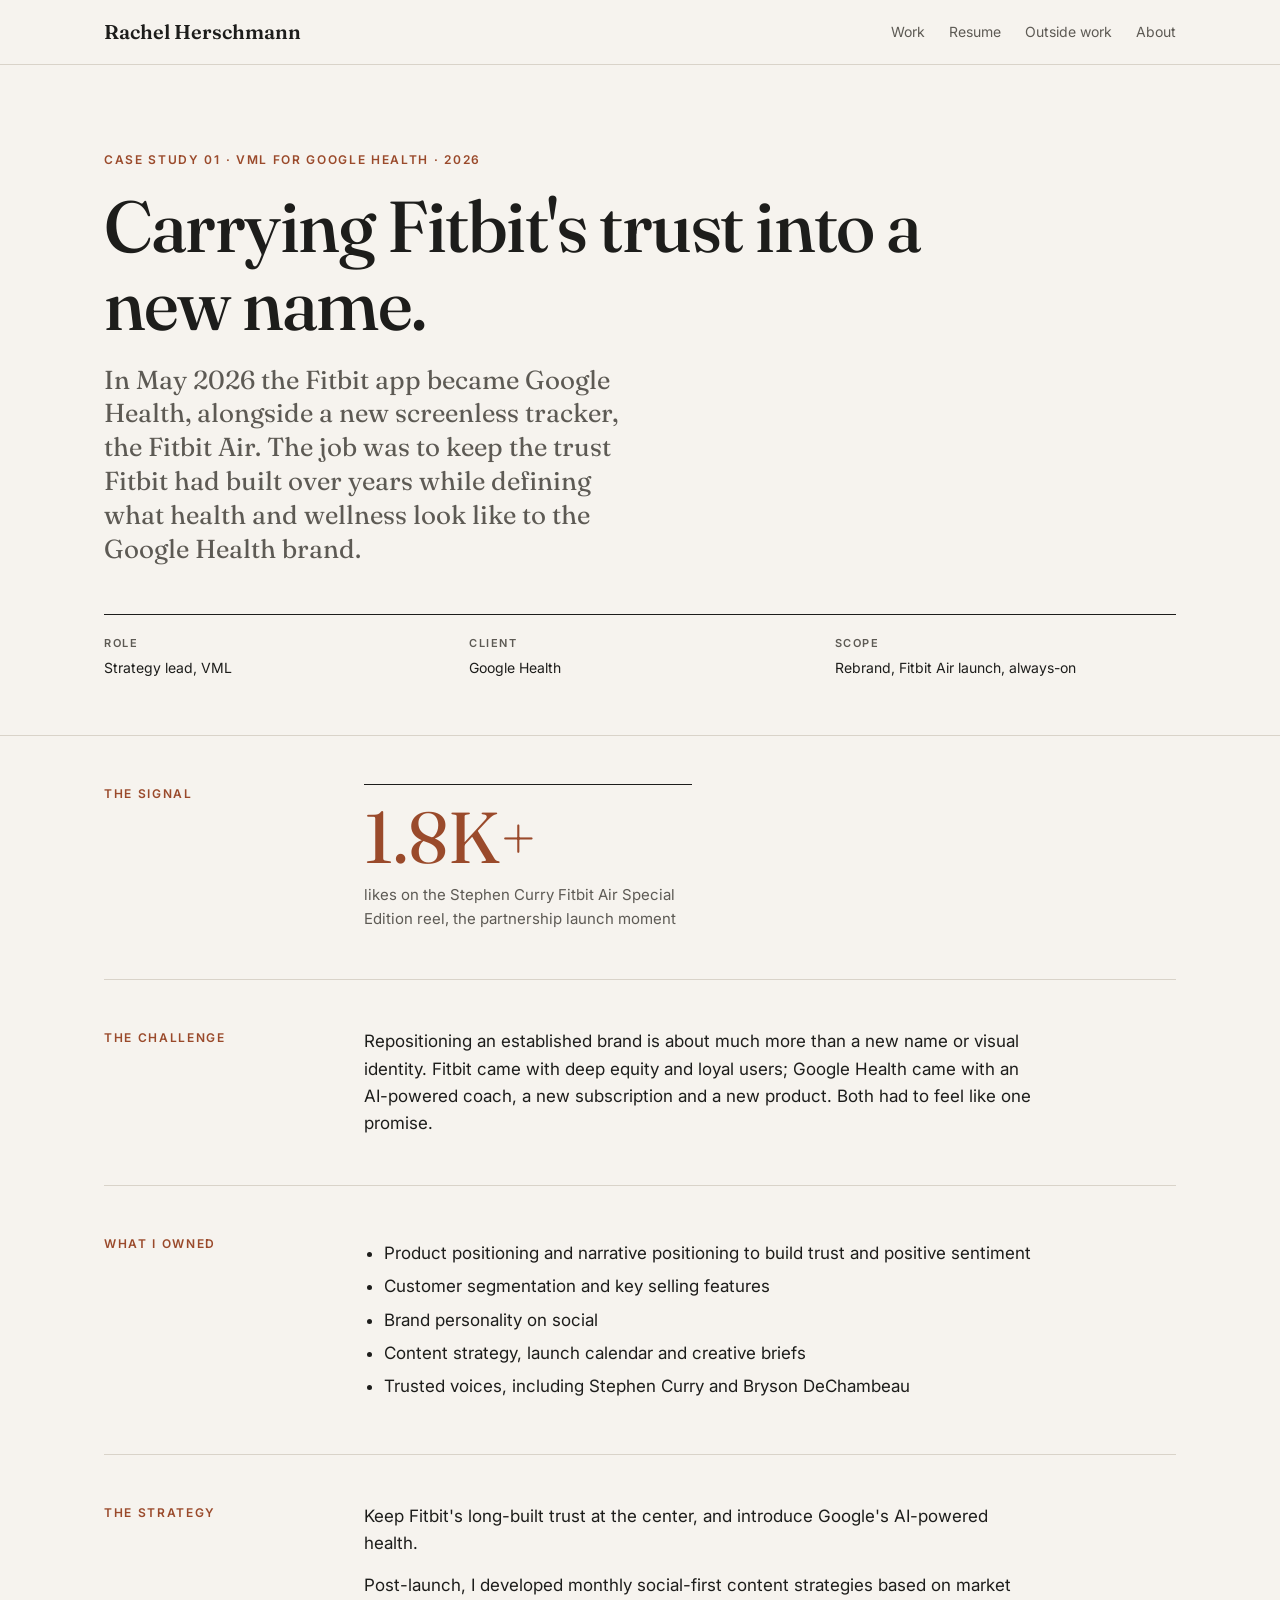
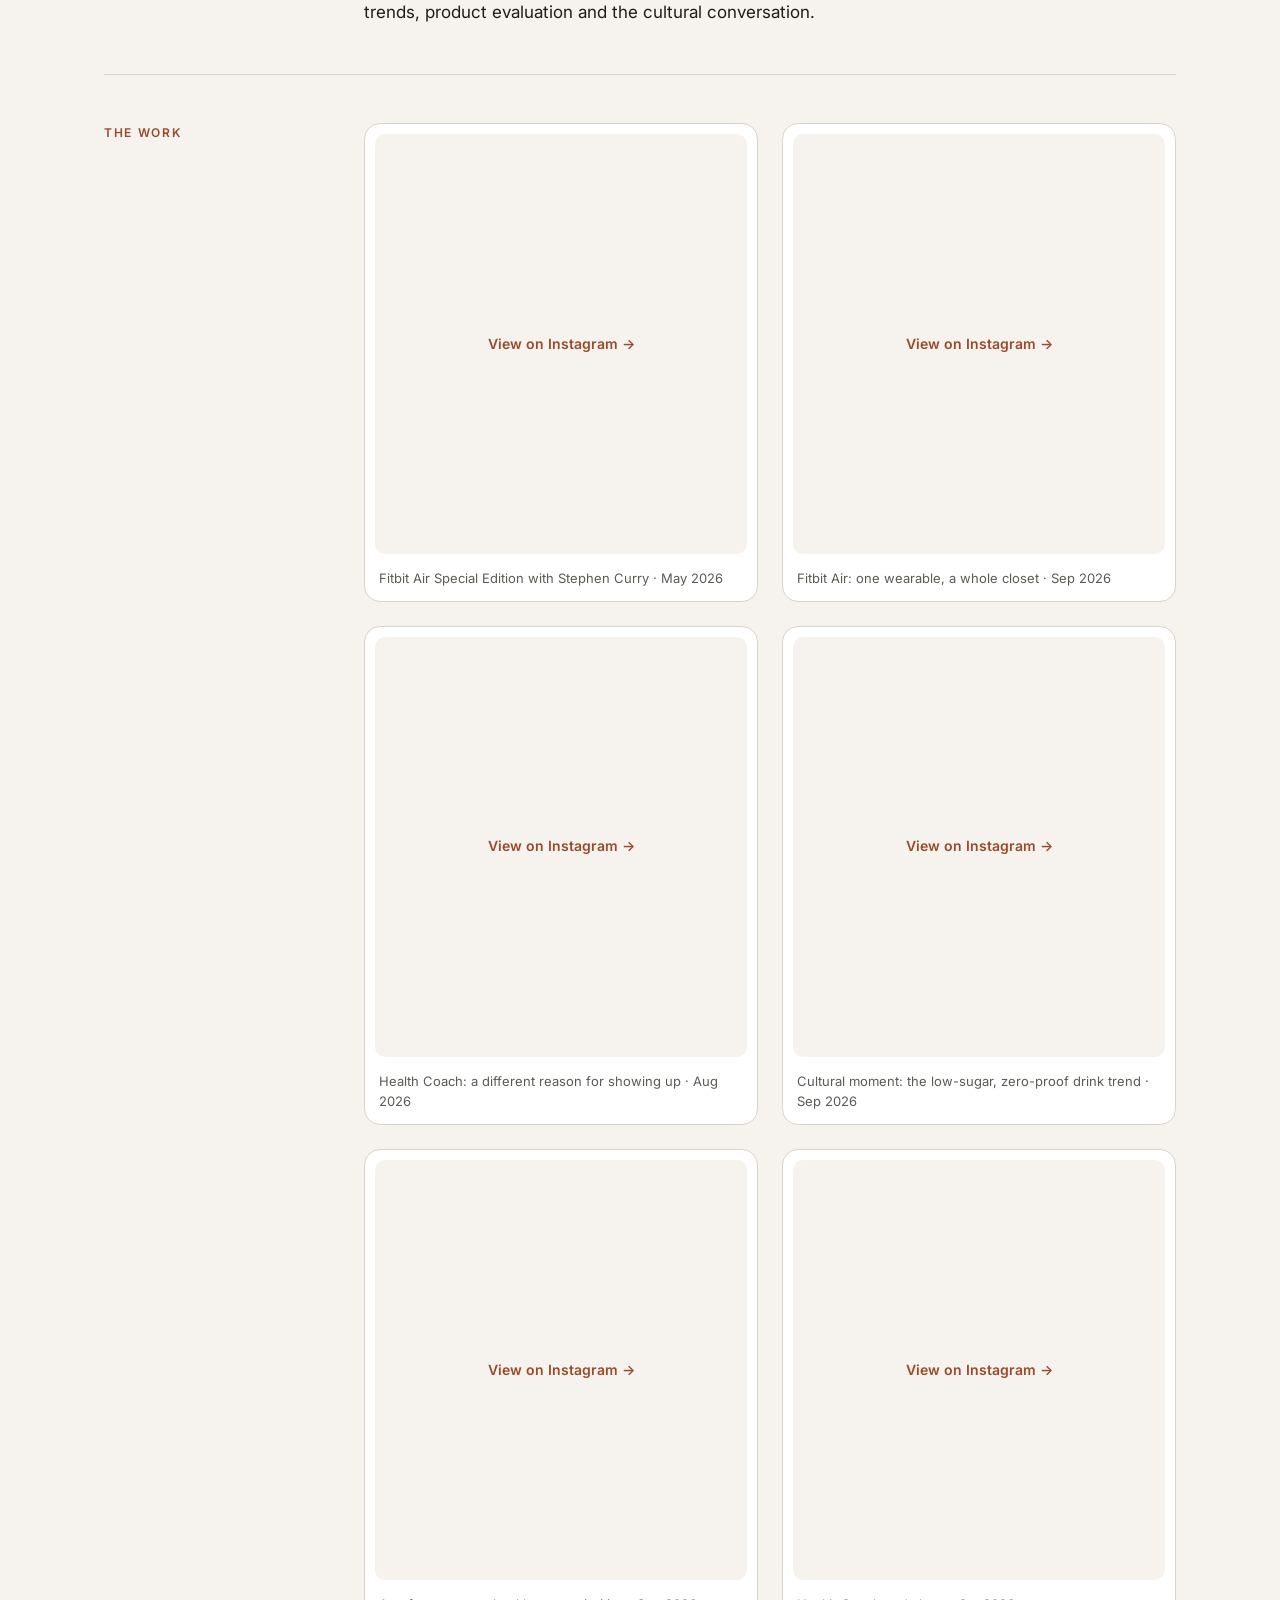
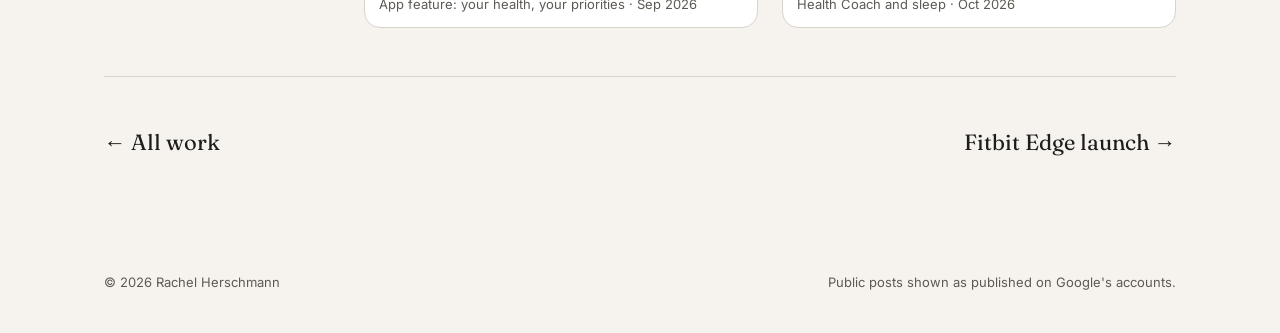
<file: work/google-health-fitbit-air.html>
<!doctype html>
<html lang="en">
<head>
<meta charset="utf-8">
<meta name="viewport" content="width=device-width, initial-scale=1">
<title>Google Health & Fitbit Air · Rachel Herschmann</title>
<meta name="description" content="How Rachel Herschmann shaped positioning and launch strategy as Fitbit became Google Health.">
<link rel="preconnect" href="https://fonts.googleapis.com">
<link rel="preconnect" href="https://fonts.gstatic.com" crossorigin>
<link href="https://fonts.googleapis.com/css2?family=Fraunces:opsz,wght@9..144,400;9..144,500;9..144,600&family=Inter:wght@400;500;600&display=swap" rel="stylesheet">
<link rel="stylesheet" href="../assets/style.css">
</head>
<body>
<nav class="nav">
  <div class="wrap">
    <a class="name" href="../">Rachel Herschmann</a>
    <ul>
      <li><a href="../#work">Work</a></li>
      <li><a href="../resume.html">Resume</a></li>
      <li class="hide-sm"><a href="../#outside">Outside work</a></li>
      <li><a href="../#about">About</a></li>
    </ul>
  </div>
</nav>

<header class="cs-hero"><div class="wrap">
  <span class="kicker">Case study 01 · VML for Google Health · 2026</span>
  <h1>Carrying Fitbit's trust into a new name.</h1>
  <p class="dek">In May 2026 the Fitbit app became Google Health, alongside a new screenless tracker, the Fitbit Air. The job was to keep the trust Fitbit had built over years while defining what health and wellness look like to the Google Health brand.</p>
  <dl class="facts"><div><dt>Role</dt><dd>Strategy lead, VML</dd></div><div><dt>Client</dt><dd>Google Health</dd></div><div><dt>Scope</dt><dd>Rebrand, Fitbit Air launch, always-on</dd></div></dl>
</div></header>
<main class="wrap">
  <section class="cs-block"><span class="kicker">The signal</span><div class="body stats"><div class="stat"><div class="big">1.8K+</div><p>likes on the Stephen Curry Fitbit Air Special Edition reel, the partnership launch moment</p></div></div></section>
  <section class="cs-block"><span class="kicker">The challenge</span><div class="body"><p>Repositioning an established brand is about much more than a new name or visual identity. Fitbit came with deep equity and loyal users; Google Health came with an AI-powered coach, a new subscription and a new product. Both had to feel like one promise.</p></div></section>
  <section class="cs-block"><span class="kicker">What I owned</span><div class="body"><ul><li>Product positioning and narrative positioning to build trust and positive sentiment</li><li>Customer segmentation and key selling features</li><li>Brand personality on social</li><li>Content strategy, launch calendar and creative briefs</li><li>Trusted voices, including Stephen Curry and Bryson DeChambeau</li></ul></div></section>
  <section class="cs-block"><span class="kicker">The strategy</span><div class="body"><p>Keep Fitbit's long-built trust at the center, and introduce Google's AI-powered health.</p><p>Post-launch, I developed monthly social-first content strategies based on market trends, product evaluation and the cultural conversation.</p></div></section>
  <section class="cs-block"><span class="kicker">The work</span><div class="body" style="max-width:none"><div class="posts"><figure><blockquote class="instagram-media" data-instgrm-permalink="https://www.instagram.com/reel/DYPsg0jRcpA/" data-instgrm-version="14"><a href="https://www.instagram.com/reel/DYPsg0jRcpA/">View on Instagram</a></blockquote><figcaption>Fitbit Air Special Edition with Stephen Curry · May 2026</figcaption></figure><figure><blockquote class="instagram-media" data-instgrm-permalink="https://www.instagram.com/p/Ddt1WCjs_gm/" data-instgrm-version="14"><a href="https://www.instagram.com/p/Ddt1WCjs_gm/">View on Instagram</a></blockquote><figcaption>Fitbit Air: one wearable, a whole closet · Sep 2026</figcaption></figure><figure><blockquote class="instagram-media" data-instgrm-permalink="https://www.instagram.com/p/DcL3rE6xNIR/" data-instgrm-version="14"><a href="https://www.instagram.com/p/DcL3rE6xNIR/">View on Instagram</a></blockquote><figcaption>Health Coach: a different reason for showing up · Aug 2026</figcaption></figure><figure><blockquote class="instagram-media" data-instgrm-permalink="https://www.instagram.com/p/DdEpB-Am0bG/" data-instgrm-version="14"><a href="https://www.instagram.com/p/DdEpB-Am0bG/">View on Instagram</a></blockquote><figcaption>Cultural moment: the low-sugar, zero-proof drink trend · Sep 2026</figcaption></figure><figure><blockquote class="instagram-media" data-instgrm-permalink="https://www.instagram.com/p/Dd4I5-JB4Ba/" data-instgrm-version="14"><a href="https://www.instagram.com/p/Dd4I5-JB4Ba/">View on Instagram</a></blockquote><figcaption>App feature: your health, your priorities · Sep 2026</figcaption></figure><figure><blockquote class="instagram-media" data-instgrm-permalink="https://www.instagram.com/p/DePUDMMs6_p/" data-instgrm-version="14"><a href="https://www.instagram.com/p/DePUDMMs6_p/">View on Instagram</a></blockquote><figcaption>Health Coach and sleep · Oct 2026</figcaption></figure></div></div></section>
  <nav class="next"><a href="../">← All work</a><a href="fitbit-edge.html">Fitbit Edge launch →</a></nav>
</main>
<footer>
  <div class="wrap"><span>© 2026 Rachel Herschmann</span><span>Public posts shown as published on Google's accounts.</span></div>
</footer>
<script async src="https://www.instagram.com/embed.js"></script>
</body>
</html>
</file>
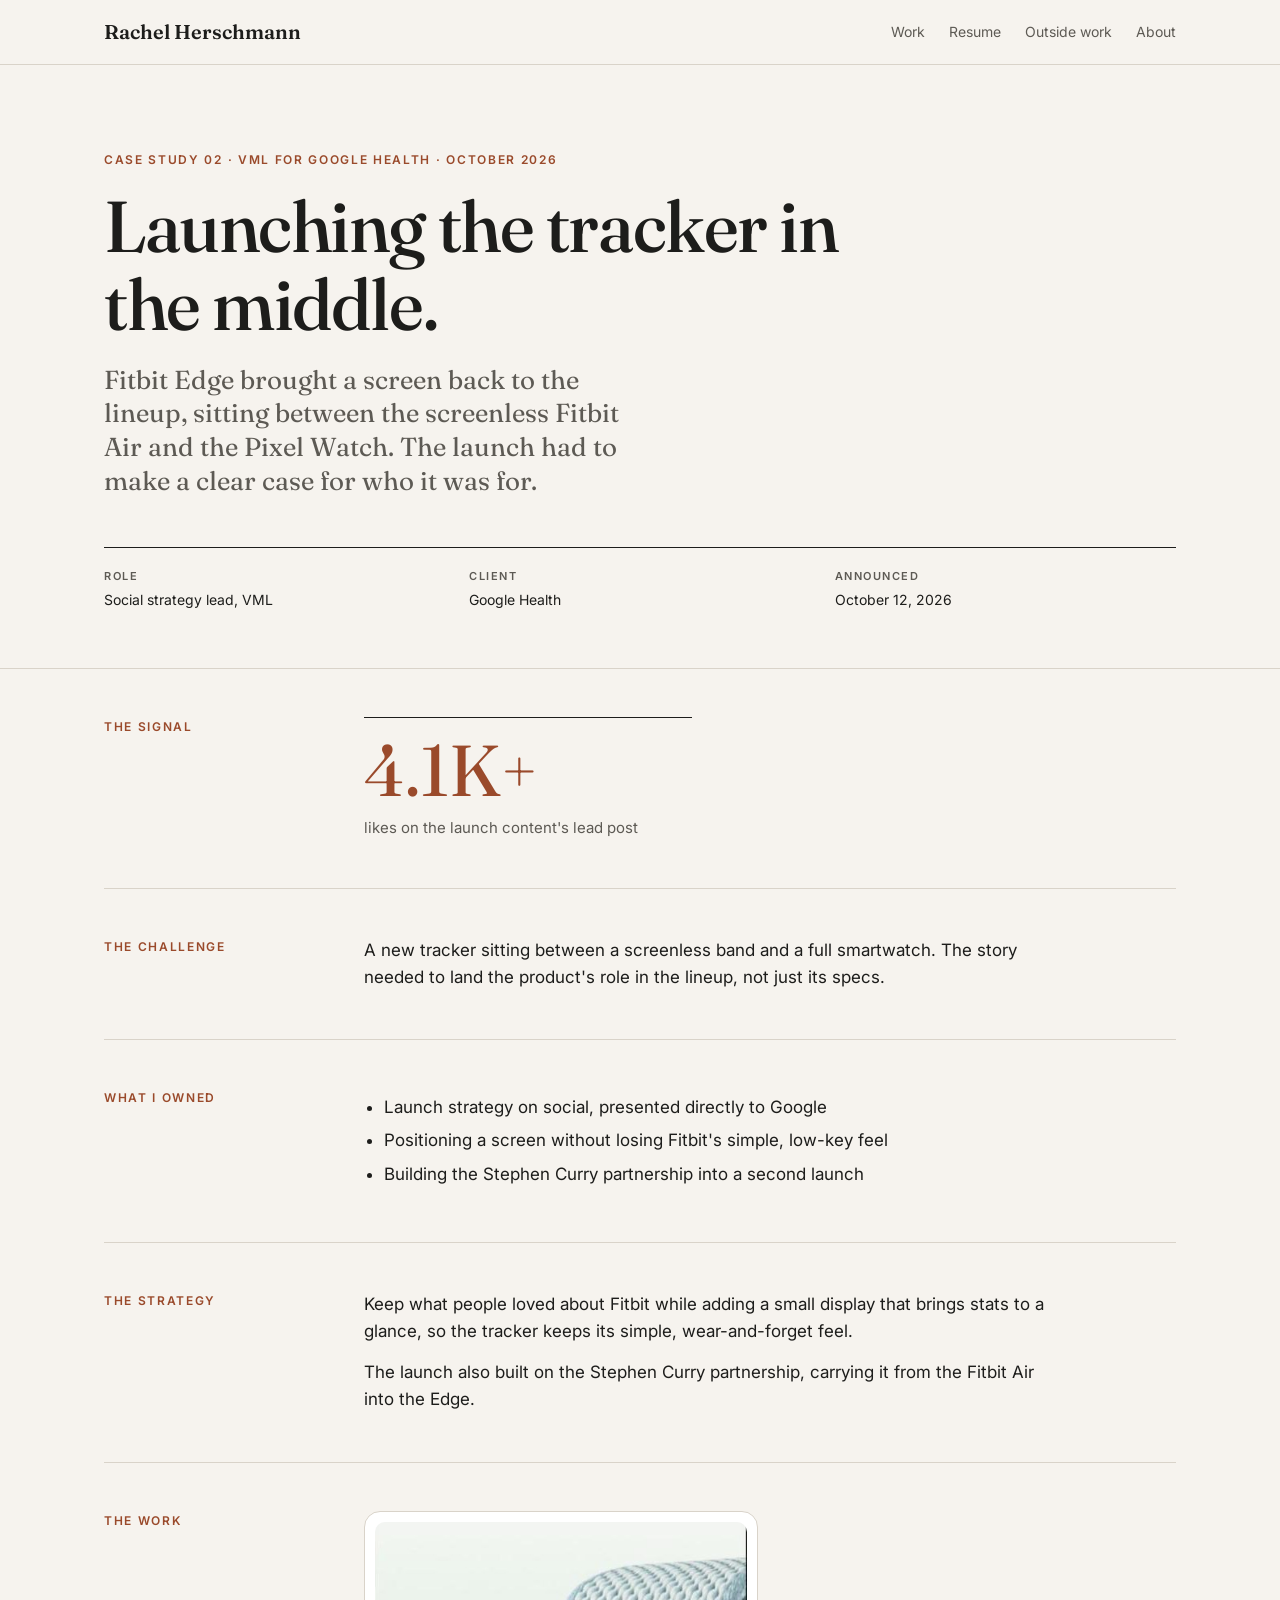
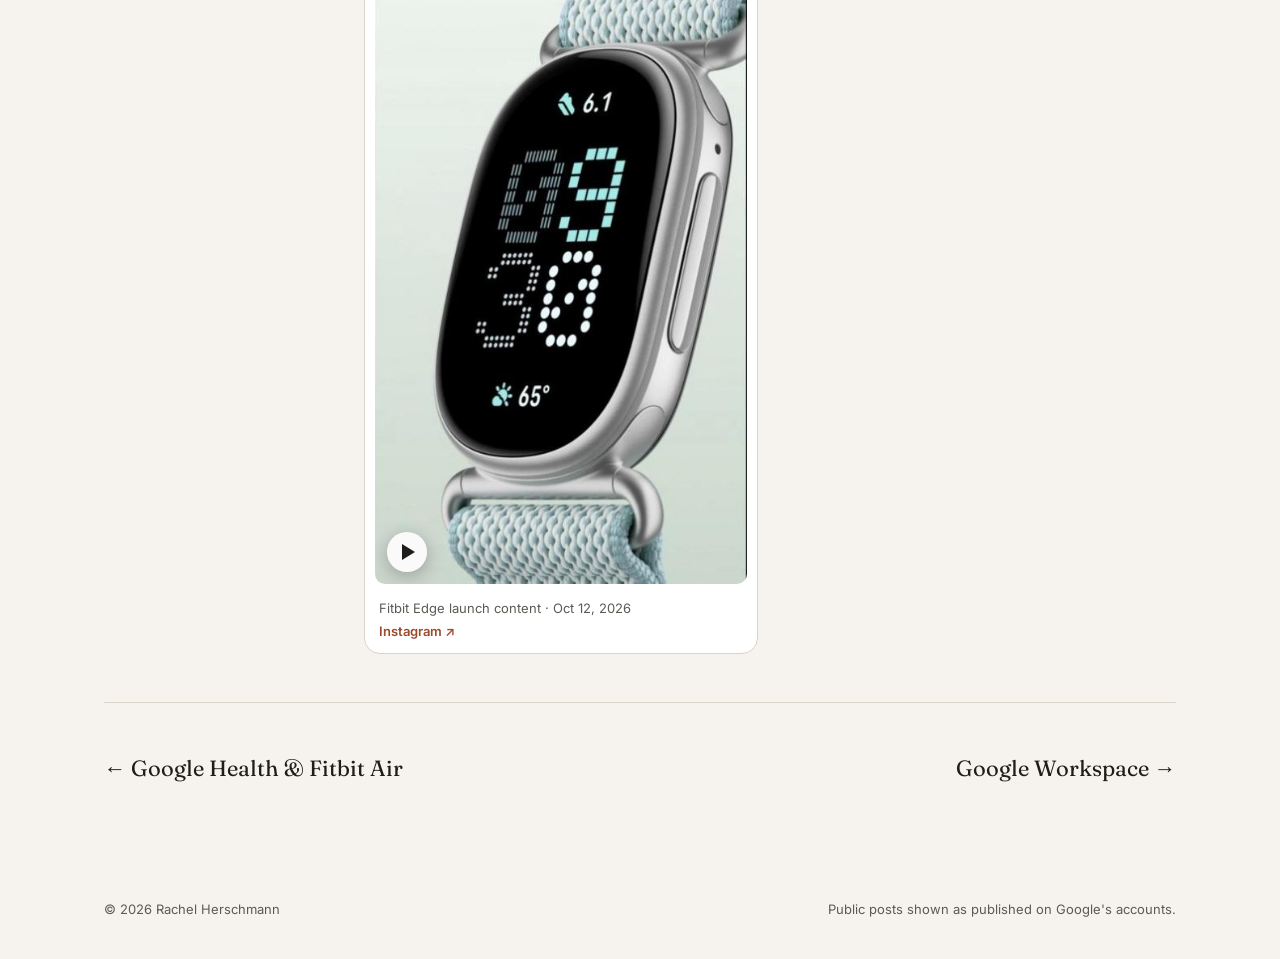
<file: site/work/fitbit-edge.html>
<!doctype html>
<html lang="en">
<head>
<meta charset="utf-8">
<meta name="viewport" content="width=device-width, initial-scale=1">
<title>Fitbit Edge launch · Rachel Herschmann</title>
<meta name="description" content="Social launch strategy for Google Health's Fitbit Edge tracker.">
<link rel="preconnect" href="https://fonts.googleapis.com">
<link rel="preconnect" href="https://fonts.gstatic.com" crossorigin>
<link href="https://fonts.googleapis.com/css2?family=Fraunces:opsz,wght@9..144,400;9..144,500;9..144,600&family=Inter:wght@400;500;600&display=swap" rel="stylesheet">
<link rel="stylesheet" href="../assets/style.css">
</head>
<body>
<nav class="nav">
  <div class="wrap">
    <a class="name" href="../">Rachel Herschmann</a>
    <ul>
      <li><a href="../#work">Work</a></li>
      <li><a href="../resume.html">Resume</a></li>
      <li class="hide-sm"><a href="../#outside">Outside work</a></li>
      <li><a href="../#about">About</a></li>
    </ul>
  </div>
</nav>

<header class="cs-hero"><div class="wrap">
  <span class="kicker">Case study 02 · VML for Google Health · October 2026</span>
  <h1>Launching the tracker in the middle.</h1>
  <p class="dek">Fitbit Edge brought a screen back to the lineup, sitting between the screenless Fitbit Air and the Pixel Watch. The launch had to make a clear case for who it was for.</p>
  <dl class="facts"><div><dt>Role</dt><dd>Social strategy lead, VML</dd></div><div><dt>Client</dt><dd>Google Health</dd></div><div><dt>Announced</dt><dd>October 12, 2026</dd></div></dl>
</div></header>
<main class="wrap">
  <section class="cs-block"><span class="kicker">The signal</span><div class="body stats"><div class="stat"><div class="big">4.1K+</div><p>likes on the launch content's lead post</p></div></div></section>
  <section class="cs-block"><span class="kicker">The challenge</span><div class="body"><p>A new tracker sitting between a screenless band and a full smartwatch. The story needed to land the product's role in the lineup, not just its specs.</p></div></section>
  <section class="cs-block"><span class="kicker">What I owned</span><div class="body"><ul><li>Launch strategy on social, presented directly to Google</li><li>Positioning a screen without losing Fitbit's simple, low-key feel</li><li>Building the Stephen Curry partnership into a second launch</li></ul></div></section>
  <section class="cs-block"><span class="kicker">The strategy</span><div class="body"><p>Keep what people loved about Fitbit while adding a small display that brings stats to a glance, so the tracker keeps its simple, wear-and-forget feel.</p><p>The launch also built on the Stephen Curry partnership, carrying it from the Fitbit Air into the Edge.</p></div></section>
  <section class="cs-block"><span class="kicker">The work</span><div class="body" style="max-width:none"><div class="posts"><figure><a class="post-media" href="https://www.instagram.com/p/DeZoM1LhK7k/" target="_blank" rel="noopener"><img src="../assets/posts/DeZoM1LhK7k.jpg" alt="Fitbit Edge launch content" width="460" height="819" loading="lazy"><span class="play" aria-hidden="true"></span></a><figcaption>Fitbit Edge launch content · Oct 12, 2026 <a class="post-link" href="https://www.instagram.com/p/DeZoM1LhK7k/" target="_blank" rel="noopener">Instagram ↗</a></figcaption></figure></div></div></section>
  <nav class="next"><a href="google-health-fitbit-air.html">← Google Health & Fitbit Air</a><a href="google-vids.html">Google Workspace →</a></nav>
</main>
<footer>
  <div class="wrap"><span>© 2026 Rachel Herschmann</span><span>Public posts shown as published on Google's accounts.</span></div>
</footer>
</body>
</html>
</file>
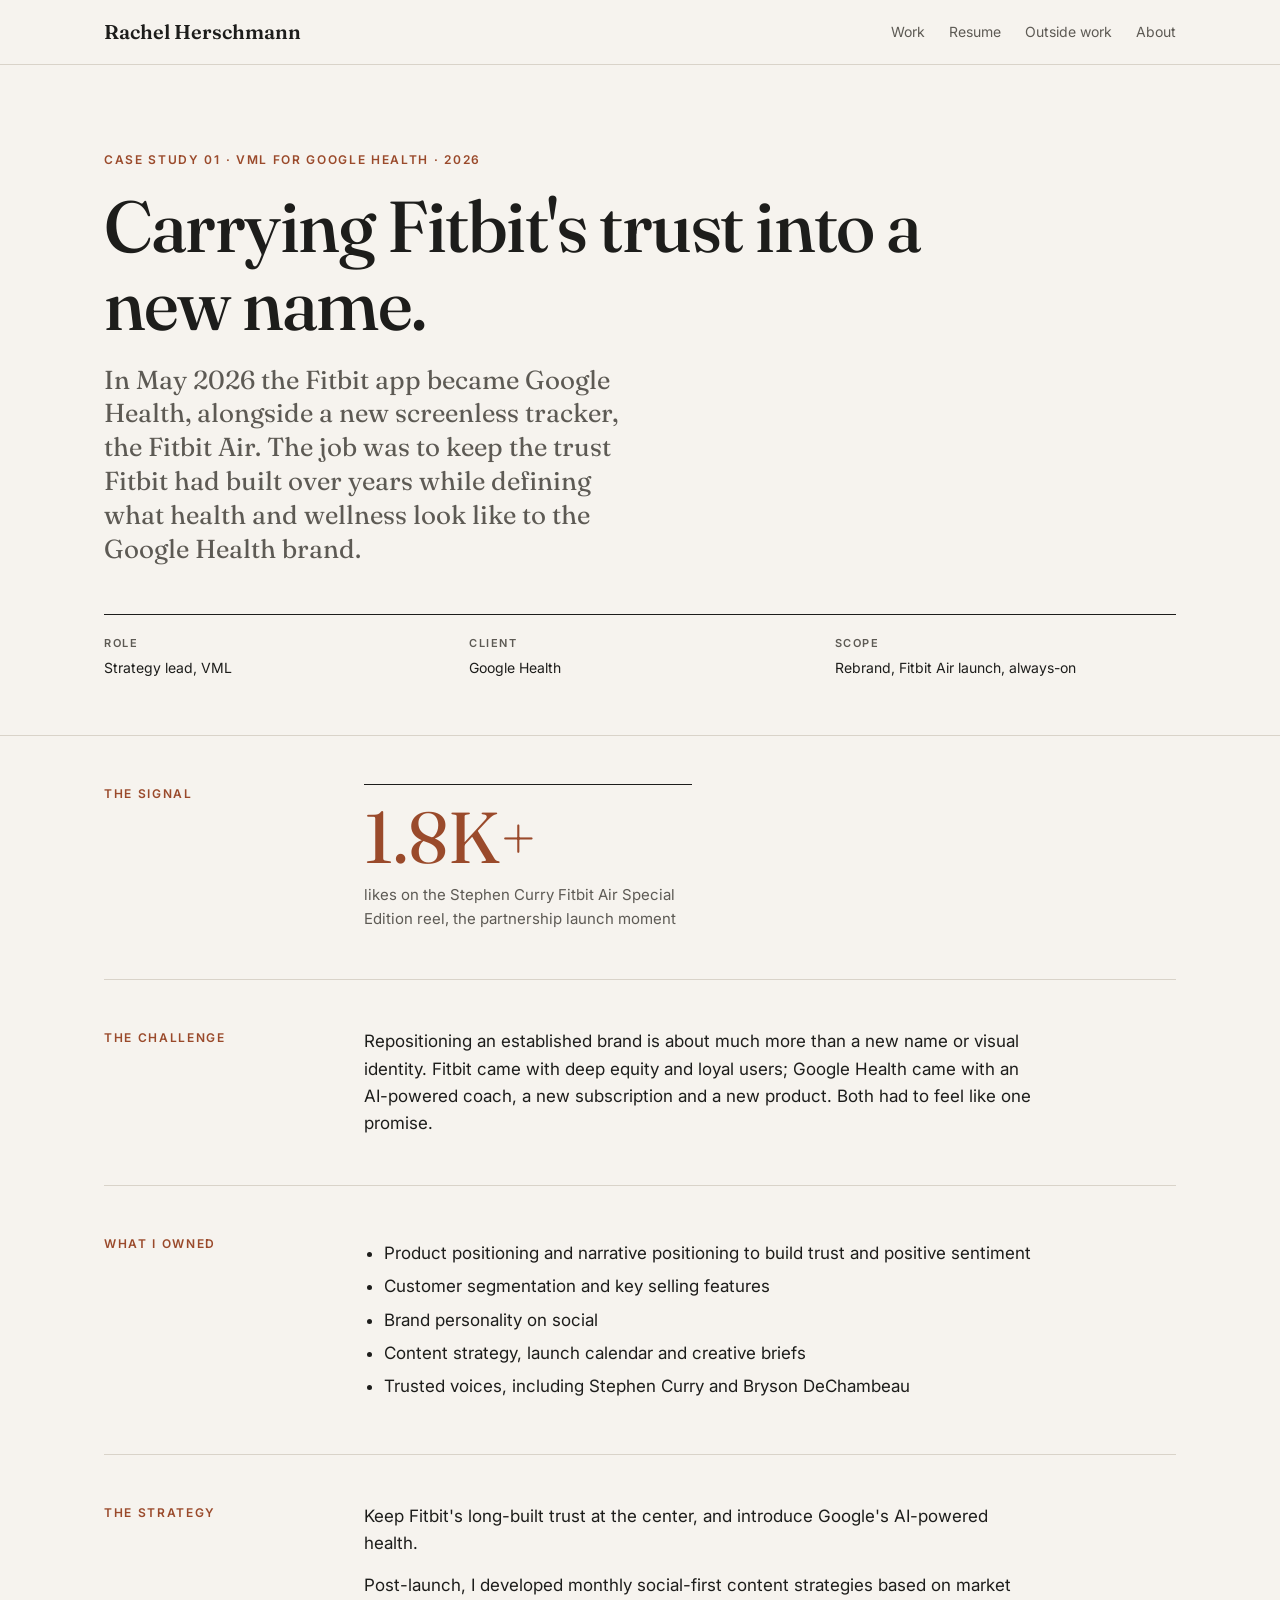
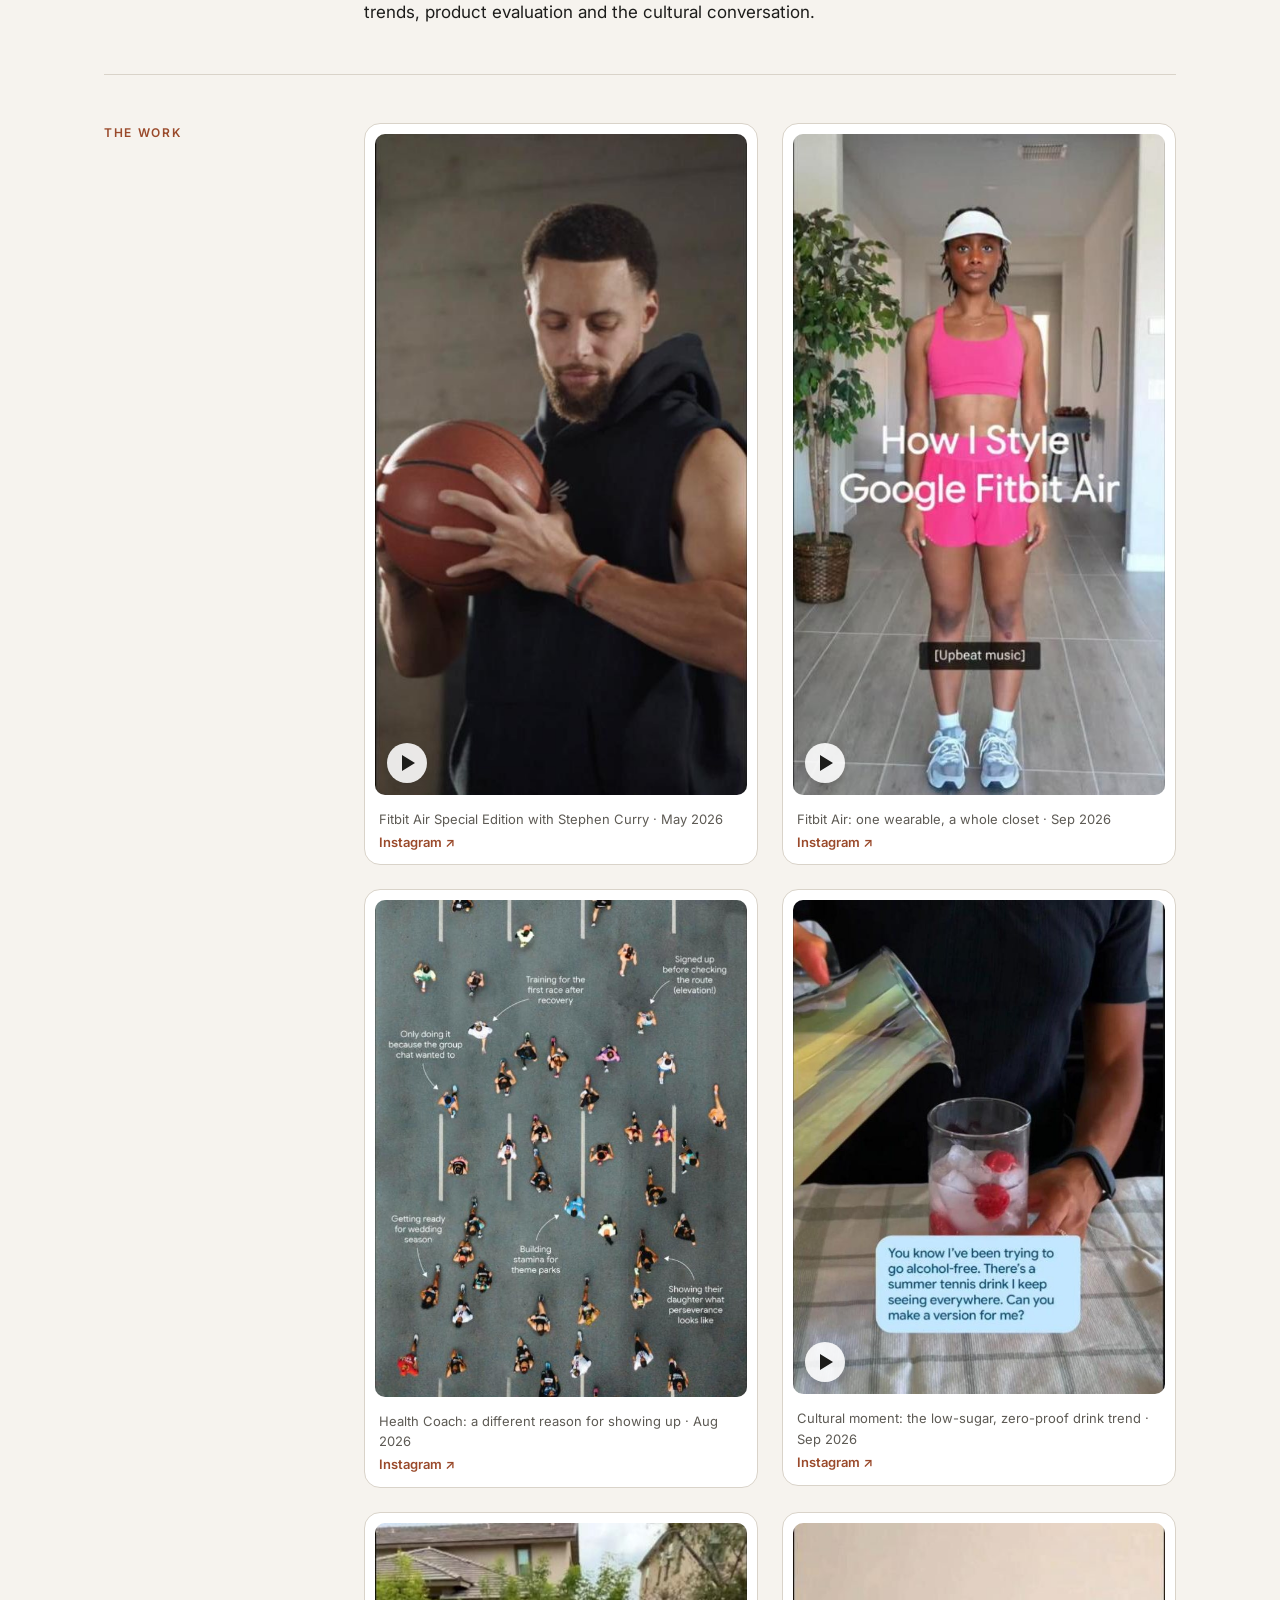
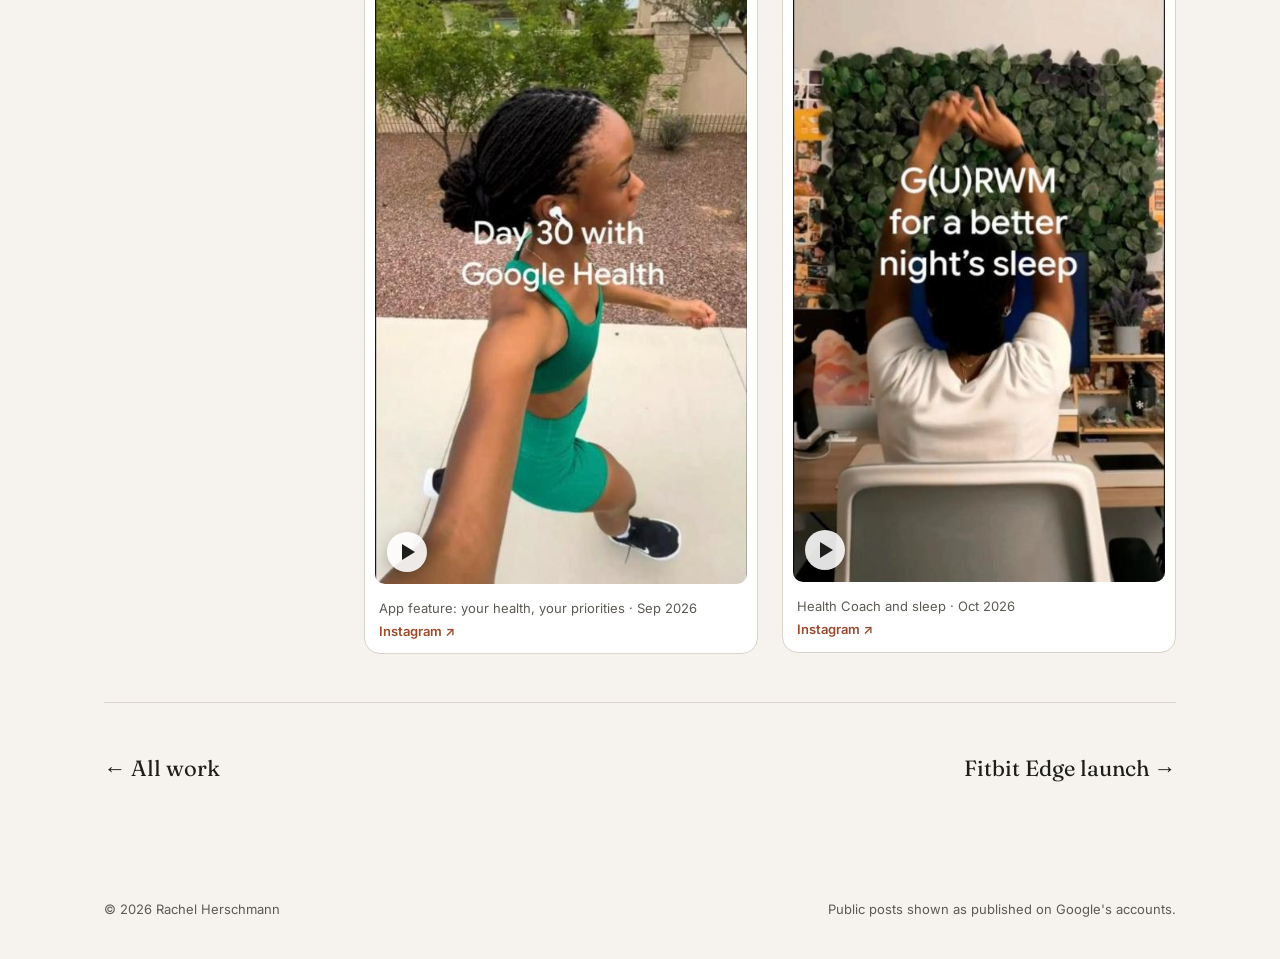
<file: site/work/google-health-fitbit-air.html>
<!doctype html>
<html lang="en">
<head>
<meta charset="utf-8">
<meta name="viewport" content="width=device-width, initial-scale=1">
<title>Google Health & Fitbit Air · Rachel Herschmann</title>
<meta name="description" content="How Rachel Herschmann shaped positioning and launch strategy as Fitbit became Google Health.">
<link rel="preconnect" href="https://fonts.googleapis.com">
<link rel="preconnect" href="https://fonts.gstatic.com" crossorigin>
<link href="https://fonts.googleapis.com/css2?family=Fraunces:opsz,wght@9..144,400;9..144,500;9..144,600&family=Inter:wght@400;500;600&display=swap" rel="stylesheet">
<link rel="stylesheet" href="../assets/style.css">
</head>
<body>
<nav class="nav">
  <div class="wrap">
    <a class="name" href="../">Rachel Herschmann</a>
    <ul>
      <li><a href="../#work">Work</a></li>
      <li><a href="../resume.html">Resume</a></li>
      <li class="hide-sm"><a href="../#outside">Outside work</a></li>
      <li><a href="../#about">About</a></li>
    </ul>
  </div>
</nav>

<header class="cs-hero"><div class="wrap">
  <span class="kicker">Case study 01 · VML for Google Health · 2026</span>
  <h1>Carrying Fitbit's trust into a new name.</h1>
  <p class="dek">In May 2026 the Fitbit app became Google Health, alongside a new screenless tracker, the Fitbit Air. The job was to keep the trust Fitbit had built over years while defining what health and wellness look like to the Google Health brand.</p>
  <dl class="facts"><div><dt>Role</dt><dd>Strategy lead, VML</dd></div><div><dt>Client</dt><dd>Google Health</dd></div><div><dt>Scope</dt><dd>Rebrand, Fitbit Air launch, always-on</dd></div></dl>
</div></header>
<main class="wrap">
  <section class="cs-block"><span class="kicker">The signal</span><div class="body stats"><div class="stat"><div class="big">1.8K+</div><p>likes on the Stephen Curry Fitbit Air Special Edition reel, the partnership launch moment</p></div></div></section>
  <section class="cs-block"><span class="kicker">The challenge</span><div class="body"><p>Repositioning an established brand is about much more than a new name or visual identity. Fitbit came with deep equity and loyal users; Google Health came with an AI-powered coach, a new subscription and a new product. Both had to feel like one promise.</p></div></section>
  <section class="cs-block"><span class="kicker">What I owned</span><div class="body"><ul><li>Product positioning and narrative positioning to build trust and positive sentiment</li><li>Customer segmentation and key selling features</li><li>Brand personality on social</li><li>Content strategy, launch calendar and creative briefs</li><li>Trusted voices, including Stephen Curry and Bryson DeChambeau</li></ul></div></section>
  <section class="cs-block"><span class="kicker">The strategy</span><div class="body"><p>Keep Fitbit's long-built trust at the center, and introduce Google's AI-powered health.</p><p>Post-launch, I developed monthly social-first content strategies based on market trends, product evaluation and the cultural conversation.</p></div></section>
  <section class="cs-block"><span class="kicker">The work</span><div class="body" style="max-width:none"><div class="posts"><figure><a class="post-media" href="https://www.instagram.com/reel/DYPsg0jRcpA/" target="_blank" rel="noopener"><img src="../assets/posts/DYPsg0jRcpA.jpg" alt="Fitbit Air Special Edition with Stephen Curry" width="461" height="819" loading="lazy"><span class="play" aria-hidden="true"></span></a><figcaption>Fitbit Air Special Edition with Stephen Curry · May 2026 <a class="post-link" href="https://www.instagram.com/reel/DYPsg0jRcpA/" target="_blank" rel="noopener">Instagram ↗</a></figcaption></figure><figure><a class="post-media" href="https://www.instagram.com/p/Ddt1WCjs_gm/" target="_blank" rel="noopener"><img src="../assets/posts/Ddt1WCjs_gm.jpg" alt="Fitbit Air: one wearable, a whole closet" width="461" height="819" loading="lazy"><span class="play" aria-hidden="true"></span></a><figcaption>Fitbit Air: one wearable, a whole closet · Sep 2026 <a class="post-link" href="https://www.instagram.com/p/Ddt1WCjs_gm/" target="_blank" rel="noopener">Instagram ↗</a></figcaption></figure><figure><a class="post-media" href="https://www.instagram.com/p/DcL3rE6xNIR/" target="_blank" rel="noopener"><img src="../assets/posts/DcL3rE6xNIR.jpg" alt="Health Coach: a different reason for showing up" width="614" height="819" loading="lazy"></a><figcaption>Health Coach: a different reason for showing up · Aug 2026 <a class="post-link" href="https://www.instagram.com/p/DcL3rE6xNIR/" target="_blank" rel="noopener">Instagram ↗</a></figcaption></figure><figure><a class="post-media" href="https://www.instagram.com/p/DdEpB-Am0bG/" target="_blank" rel="noopener"><img src="../assets/posts/DdEpB-Am0bG.jpg" alt="Cultural moment: the low-sugar, zero-proof drink trend" width="617" height="819" loading="lazy"><span class="play" aria-hidden="true"></span></a><figcaption>Cultural moment: the low-sugar, zero-proof drink trend · Sep 2026 <a class="post-link" href="https://www.instagram.com/p/DdEpB-Am0bG/" target="_blank" rel="noopener">Instagram ↗</a></figcaption></figure><figure><a class="post-media" href="https://www.instagram.com/p/Dd4I5-JB4Ba/" target="_blank" rel="noopener"><img src="../assets/posts/Dd4I5-JB4Ba.jpg" alt="App feature: your health, your priorities" width="461" height="819" loading="lazy"><span class="play" aria-hidden="true"></span></a><figcaption>App feature: your health, your priorities · Sep 2026 <a class="post-link" href="https://www.instagram.com/p/Dd4I5-JB4Ba/" target="_blank" rel="noopener">Instagram ↗</a></figcaption></figure><figure><a class="post-media" href="https://www.instagram.com/p/DePUDMMs6_p/" target="_blank" rel="noopener"><img src="../assets/posts/DePUDMMs6_p.jpg" alt="Health Coach and sleep" width="462" height="819" loading="lazy"><span class="play" aria-hidden="true"></span></a><figcaption>Health Coach and sleep · Oct 2026 <a class="post-link" href="https://www.instagram.com/p/DePUDMMs6_p/" target="_blank" rel="noopener">Instagram ↗</a></figcaption></figure></div></div></section>
  <nav class="next"><a href="../">← All work</a><a href="fitbit-edge.html">Fitbit Edge launch →</a></nav>
</main>
<footer>
  <div class="wrap"><span>© 2026 Rachel Herschmann</span><span>Public posts shown as published on Google's accounts.</span></div>
</footer>
</body>
</html>
</file>
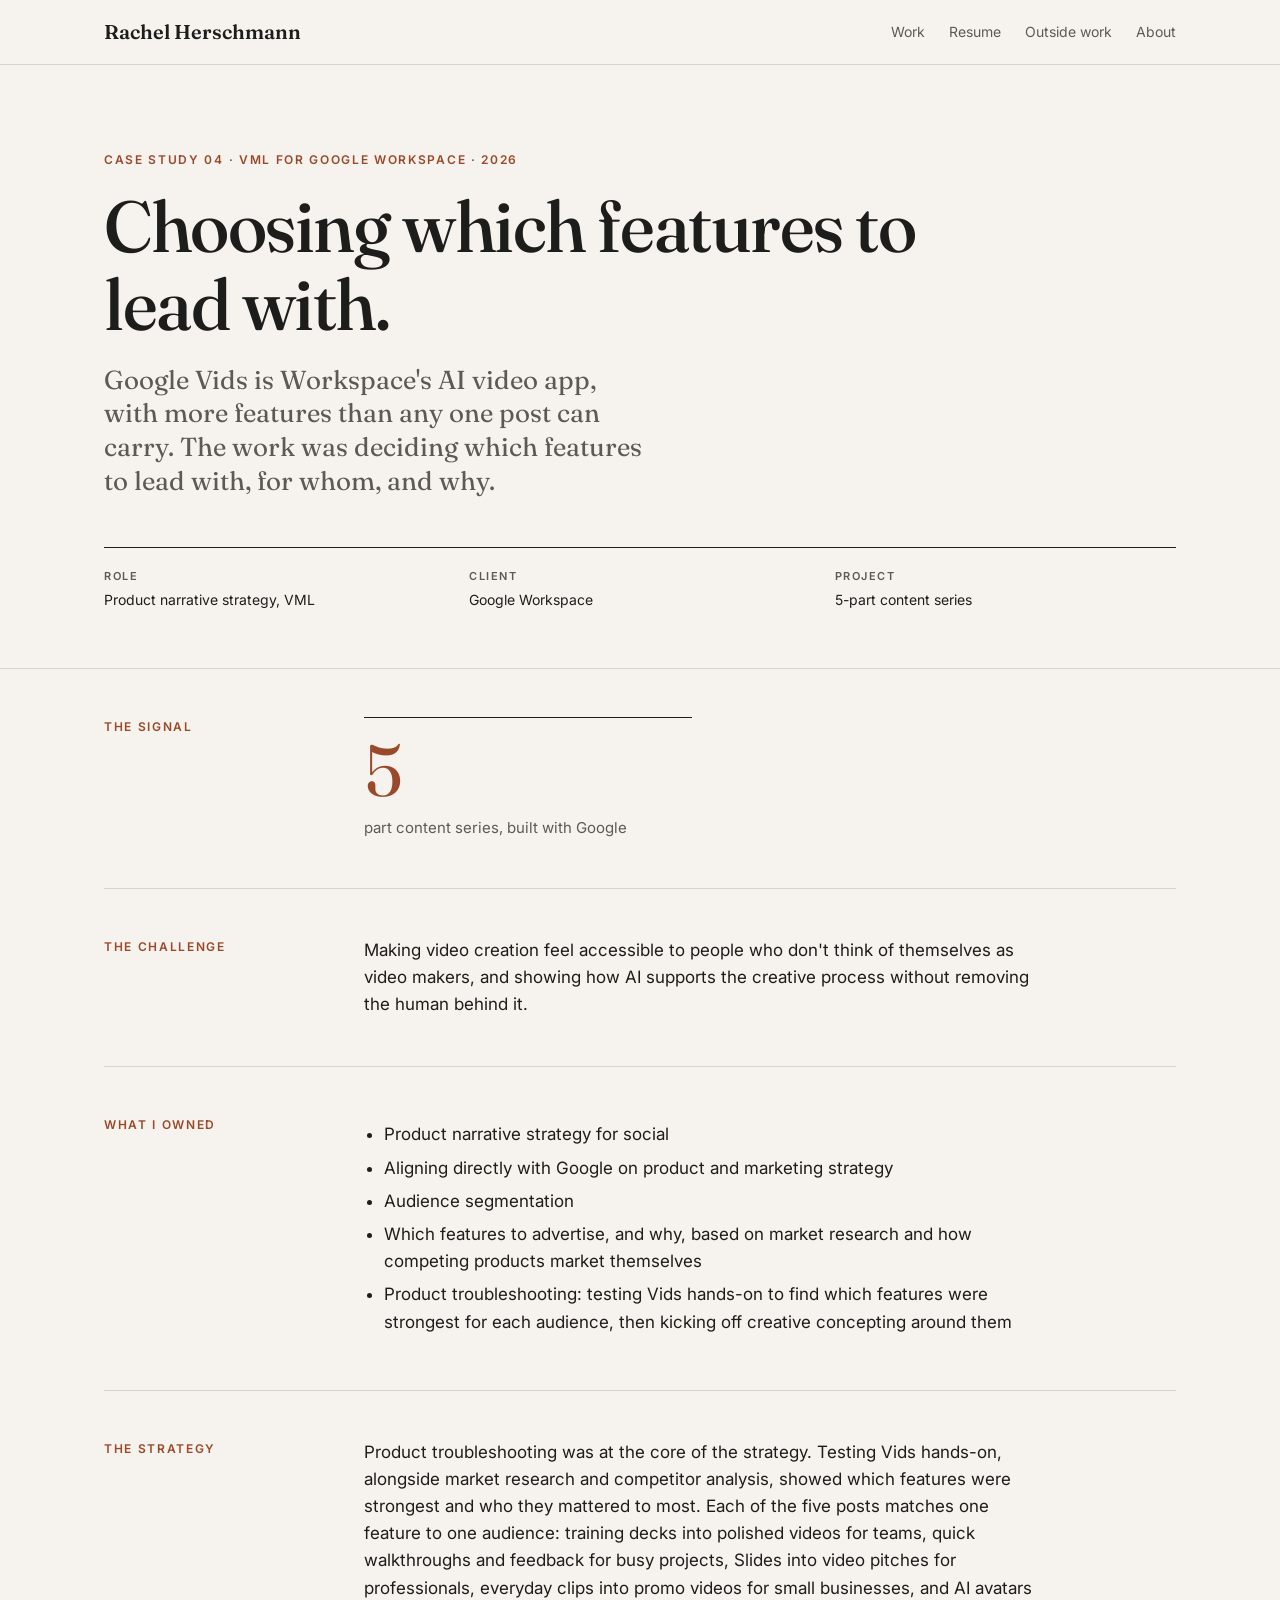
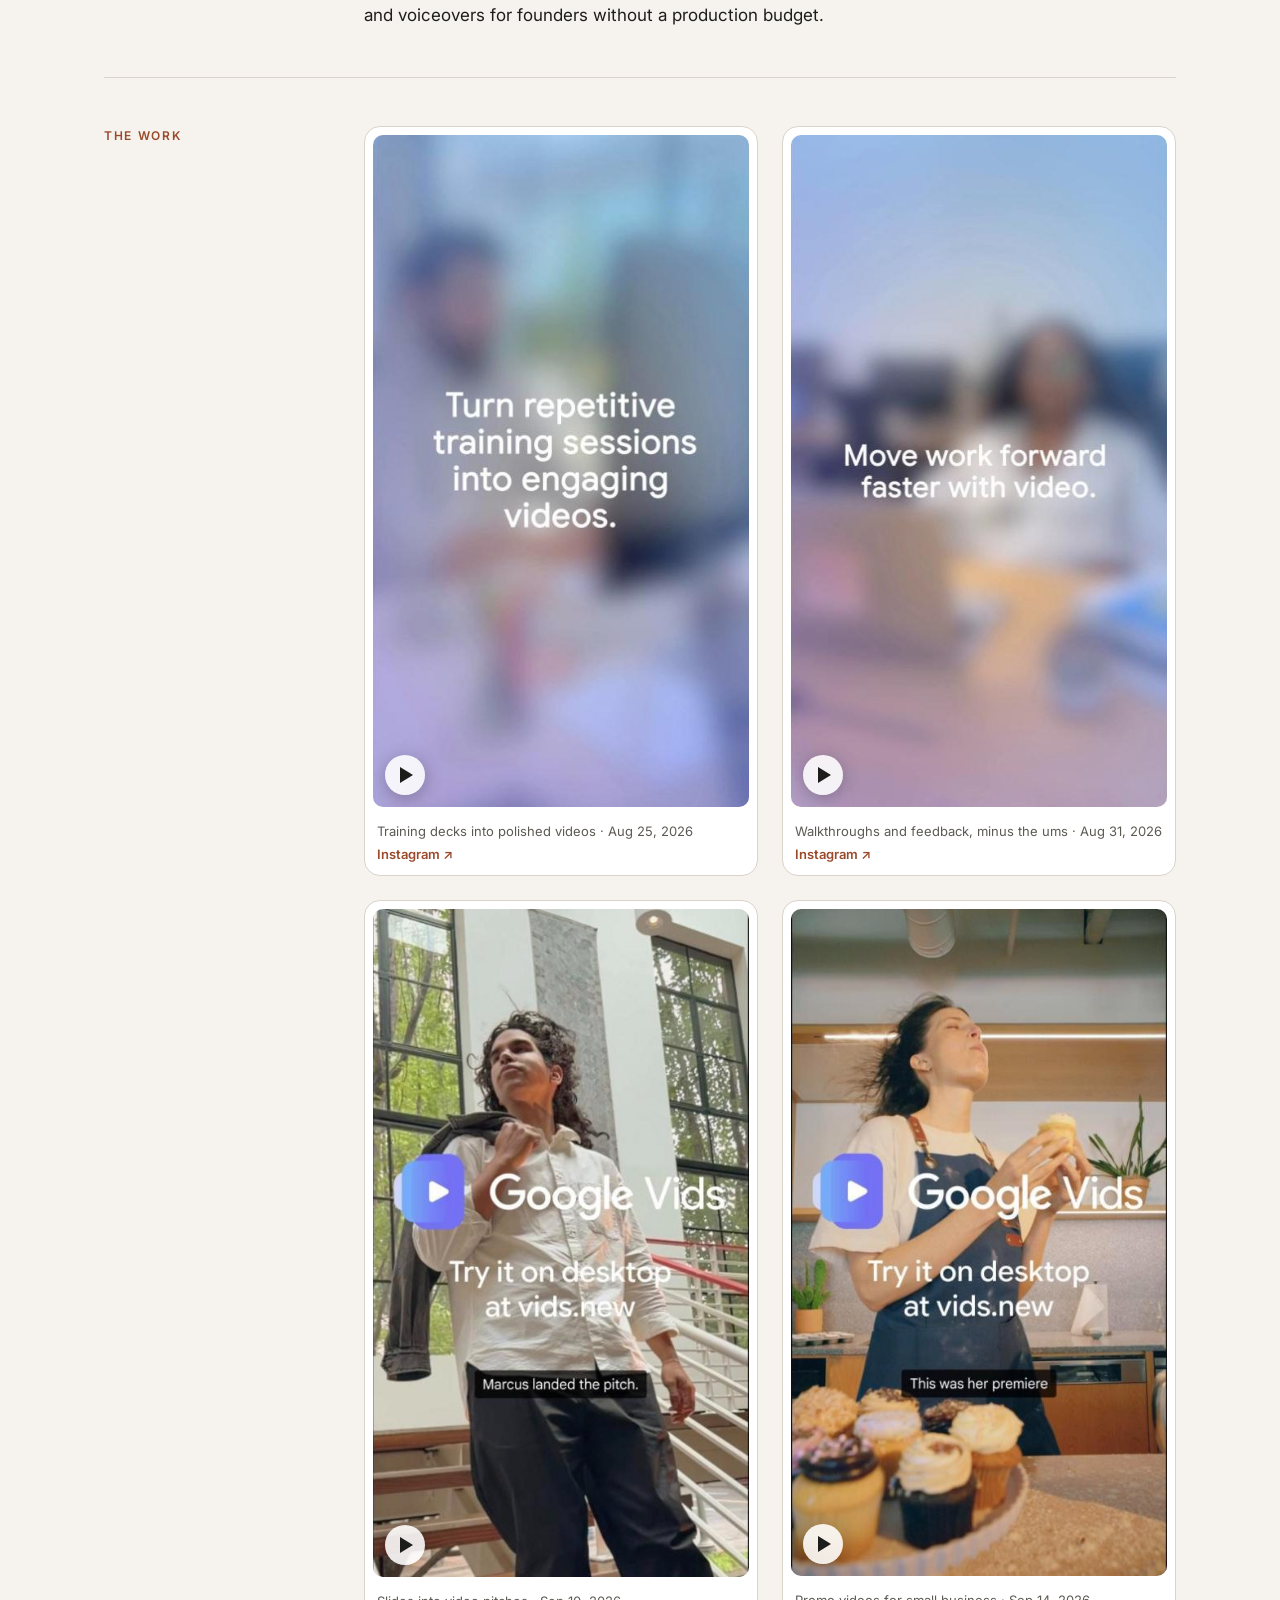
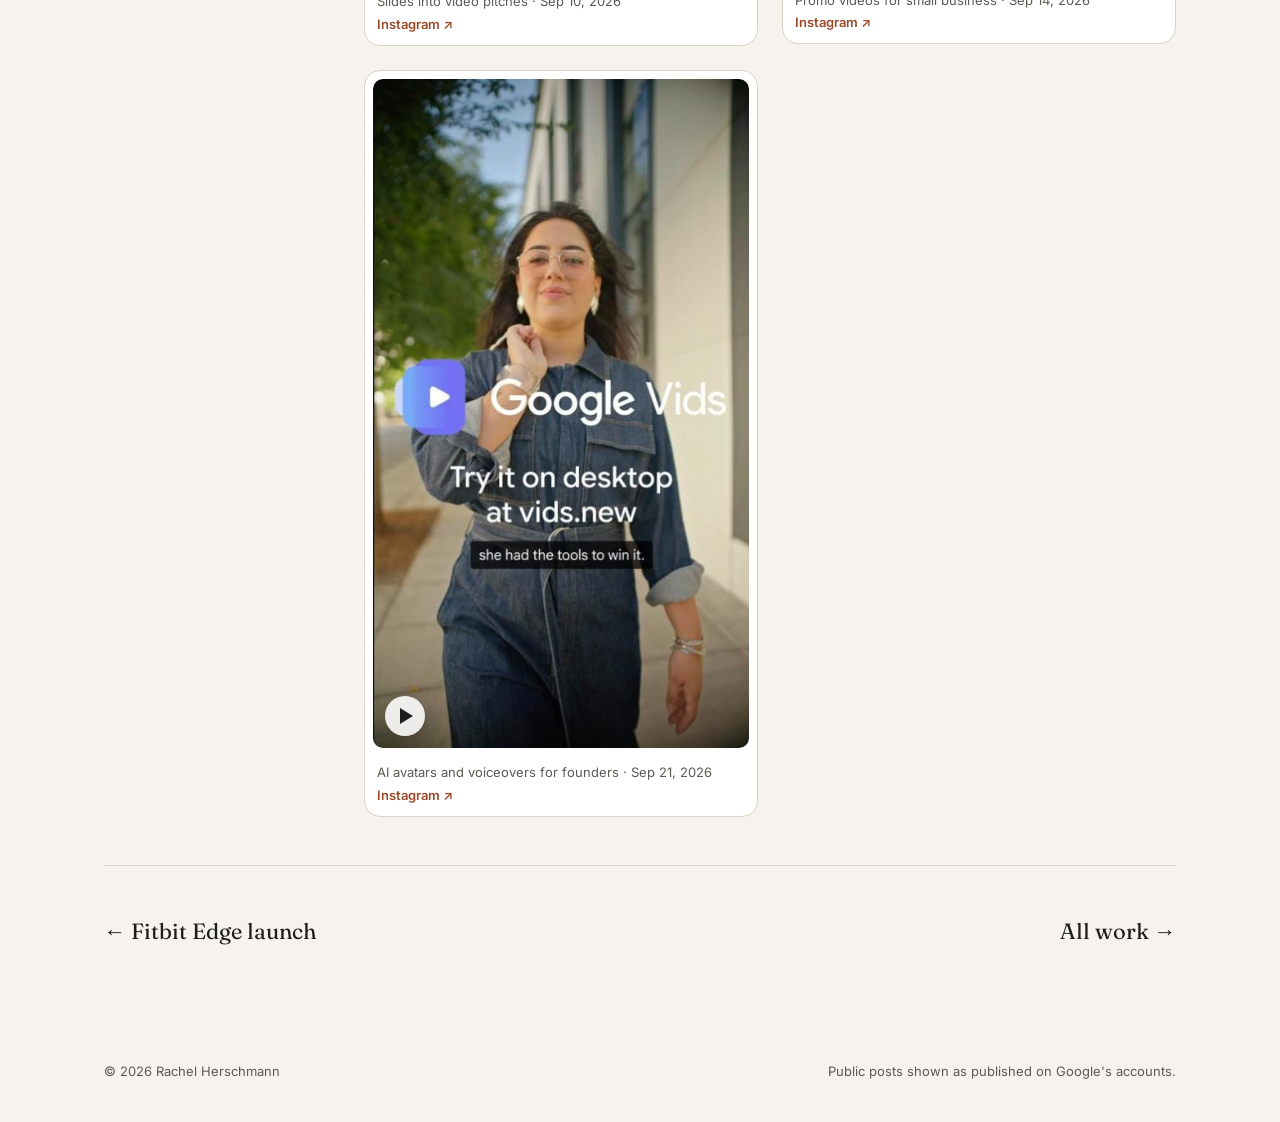
<file: site/work/google-vids.html>
<!doctype html>
<html lang="en">
<head>
<meta charset="utf-8">
<meta name="viewport" content="width=device-width, initial-scale=1">
<title>Google Workspace · Rachel Herschmann</title>
<meta name="description" content="Product narrative strategy for Google Vids, Google Workspace's AI video app.">
<link rel="preconnect" href="https://fonts.googleapis.com">
<link rel="preconnect" href="https://fonts.gstatic.com" crossorigin>
<link href="https://fonts.googleapis.com/css2?family=Fraunces:opsz,wght@9..144,400;9..144,500;9..144,600&family=Inter:wght@400;500;600&display=swap" rel="stylesheet">
<link rel="stylesheet" href="../assets/style.css">
</head>
<body>
<nav class="nav">
  <div class="wrap">
    <a class="name" href="../">Rachel Herschmann</a>
    <ul>
      <li><a href="../#work">Work</a></li>
      <li><a href="../resume.html">Resume</a></li>
      <li class="hide-sm"><a href="../#outside">Outside work</a></li>
      <li><a href="../#about">About</a></li>
    </ul>
  </div>
</nav>

<header class="cs-hero"><div class="wrap">
  <span class="kicker">Case study 04 · VML for Google Workspace · 2026</span>
  <h1>Choosing which features to lead with.</h1>
  <p class="dek">Google Vids is Workspace's AI video app, with more features than any one post can carry. The work was deciding which features to lead with, for whom, and why.</p>
  <dl class="facts"><div><dt>Role</dt><dd>Product narrative strategy, VML</dd></div><div><dt>Client</dt><dd>Google Workspace</dd></div><div><dt>Project</dt><dd>5-part content series</dd></div></dl>
</div></header>
<main class="wrap">
  <section class="cs-block"><span class="kicker">The signal</span><div class="body stats"><div class="stat"><div class="big">5</div><p>part content series, built with Google</p></div></div></section>
  <section class="cs-block"><span class="kicker">The challenge</span><div class="body"><p>Making video creation feel accessible to people who don't think of themselves as video makers, and showing how AI supports the creative process without removing the human behind it.</p></div></section>
  <section class="cs-block"><span class="kicker">What I owned</span><div class="body"><ul><li>Product narrative strategy for social</li><li>Aligning directly with Google on product and marketing strategy</li><li>Audience segmentation</li><li>Which features to advertise, and why, based on market research and how competing products market themselves</li><li>Product troubleshooting: testing Vids hands-on to find which features were strongest for each audience, then kicking off creative concepting around them</li></ul></div></section>
  <section class="cs-block"><span class="kicker">The strategy</span><div class="body"><p>Product troubleshooting was at the core of the strategy. Testing Vids hands-on, alongside market research and competitor analysis, showed which features were strongest and who they mattered to most. Each of the five posts matches one feature to one audience: training decks into polished videos for teams, quick walkthroughs and feedback for busy projects, Slides into video pitches for professionals, everyday clips into promo videos for small businesses, and AI avatars and voiceovers for founders without a production budget.</p></div></section>
  <section class="cs-block"><span class="kicker">The work</span><div class="body" style="max-width:none"><div class="posts many"><figure><a class="post-media" href="https://www.instagram.com/reel/DceRkOWjRCu/" target="_blank" rel="noopener"><img src="../assets/posts/DceRkOWjRCu.jpg" alt="Training decks into polished videos" width="458" height="819" loading="lazy"><span class="play" aria-hidden="true"></span></a><figcaption>Training decks into polished videos · Aug 25, 2026 <a class="post-link" href="https://www.instagram.com/reel/DceRkOWjRCu/" target="_blank" rel="noopener">Instagram ↗</a></figcaption></figure><figure><a class="post-media" href="https://www.instagram.com/reel/DcsLUM_nCw0/" target="_blank" rel="noopener"><img src="../assets/posts/DcsLUM_nCw0.jpg" alt="Walkthroughs and feedback, minus the ums" width="458" height="819" loading="lazy"><span class="play" aria-hidden="true"></span></a><figcaption>Walkthroughs and feedback, minus the ums · Aug 31, 2026 <a class="post-link" href="https://www.instagram.com/reel/DcsLUM_nCw0/" target="_blank" rel="noopener">Instagram ↗</a></figcaption></figure><figure><a class="post-media" href="https://www.instagram.com/p/DdHE3JekQsj/" target="_blank" rel="noopener"><img src="../assets/posts/DdHE3JekQsj.jpg" alt="Slides into video pitches" width="461" height="819" loading="lazy"><span class="play" aria-hidden="true"></span></a><figcaption>Slides into video pitches · Sep 10, 2026 <a class="post-link" href="https://www.instagram.com/p/DdHE3JekQsj/" target="_blank" rel="noopener">Instagram ↗</a></figcaption></figure><figure><a class="post-media" href="https://www.instagram.com/p/DdRoKXBD9rz/" target="_blank" rel="noopener"><img src="../assets/posts/DdRoKXBD9rz.jpg" alt="Promo videos for small business" width="462" height="819" loading="lazy"><span class="play" aria-hidden="true"></span></a><figcaption>Promo videos for small business · Sep 14, 2026 <a class="post-link" href="https://www.instagram.com/p/DdRoKXBD9rz/" target="_blank" rel="noopener">Instagram ↗</a></figcaption></figure><figure><a class="post-media" href="https://www.instagram.com/p/Ddk-xUKgem8/" target="_blank" rel="noopener"><img src="../assets/posts/Ddk-xUKgem8.jpg" alt="AI avatars and voiceovers for founders" width="460" height="819" loading="lazy"><span class="play" aria-hidden="true"></span></a><figcaption>AI avatars and voiceovers for founders · Sep 21, 2026 <a class="post-link" href="https://www.instagram.com/p/Ddk-xUKgem8/" target="_blank" rel="noopener">Instagram ↗</a></figcaption></figure></div></div></section>
  <nav class="next"><a href="fitbit-edge.html">← Fitbit Edge launch</a><a href="../">All work →</a></nav>
</main>
<footer>
  <div class="wrap"><span>© 2026 Rachel Herschmann</span><span>Public posts shown as published on Google's accounts.</span></div>
</footer>
</body>
</html>
</file>
<file: site/assets/style.css>
:root {
  --paper: #f6f3ee;
  --ink: #1d1d1b;
  --muted: #5d5a54;
  --line: #d9d3c9;
  --accent: #9a4a2b;
  --serif: "Fraunces", Georgia, serif;
  --sans: "Inter", -apple-system, Helvetica, Arial, sans-serif;
  --wrap: 1120px;
}

* { box-sizing: border-box; margin: 0; padding: 0; }
html { -webkit-text-size-adjust: 100%; }
body { background: var(--paper); color: var(--ink); font-family: var(--sans); font-size: 17px; line-height: 1.6; }
a { color: inherit; }
img { max-width: 100%; display: block; }

.wrap { max-width: var(--wrap); margin: 0 auto; padding: 0 24px; }

/* Draft markers: numbers still to come. Remove before publishing. */
mark.todo { background: #ffe3a3; color: var(--ink); padding: 0 4px; border-radius: 3px; font-family: var(--sans); font-size: 0.85em; }

/* Nav */
.nav { border-bottom: 1px solid var(--line); }
.nav .wrap { display: flex; justify-content: space-between; align-items: center; height: 64px; }
.nav .name { font-family: var(--serif); font-weight: 600; font-size: 20px; text-decoration: none; }
.nav ul { display: flex; gap: 24px; list-style: none; font-size: 14px; }
.nav ul a { text-decoration: none; color: var(--muted); }
.nav ul a:hover { color: var(--ink); }

/* Type */
.kicker { font-size: 12px; font-weight: 600; letter-spacing: 0.14em; text-transform: uppercase; color: var(--accent); }
h1, h2, h3 { font-family: var(--serif); font-weight: 500; letter-spacing: -0.02em; line-height: 1.08; }
h1 { font-size: clamp(40px, 7vw, 84px); }
h2 { font-size: clamp(30px, 4vw, 46px); }
h3 { font-size: 24px; }

/* Home hero */
.hero { padding: 96px 0 72px; border-bottom: 1px solid var(--line); }
.hero h1 { max-width: 15ch; margin-top: 18px; }
.hero p { max-width: 560px; margin-top: 24px; font-size: 19px; color: var(--muted); }

/* Project list */
.section { padding: 72px 0; border-bottom: 1px solid var(--line); }
.section > .wrap > .kicker { display: block; margin-bottom: 28px; }
.projects { list-style: none; }
.project { border-top: 1px solid var(--ink); }
.project a { display: grid; grid-template-columns: 64px 1fr 1fr; gap: 24px; padding: 32px 0 40px; text-decoration: none; }
.project .num { font-family: var(--serif); font-size: 20px; color: var(--accent); }
.project h3 { font-size: clamp(28px, 3.4vw, 40px); }
.project .meta { color: var(--muted); font-size: 15px; }
.project .meta strong { display: block; color: var(--ink); font-size: 17px; font-weight: 600; margin-bottom: 6px; }
.project a:hover h3 { color: var(--accent); }

/* Earlier work */
.earlier { display: grid; grid-template-columns: repeat(3, 1fr); gap: 32px; }
.earlier h3 { font-size: 22px; margin-bottom: 4px; }
.earlier .when { font-size: 13px; color: var(--muted); margin-bottom: 10px; }
.earlier p { font-size: 15px; }

/* Outside work */
.outside { display: grid; grid-template-columns: 1fr 1fr; gap: 40px; }
.tiles { display: grid; grid-template-columns: repeat(3, 1fr); gap: 8px; margin-top: 16px; }
.tile { aspect-ratio: 4 / 5; background: #e7e1d7; display: flex; align-items: center; justify-content: center; font-size: 12px; color: var(--muted); text-align: center; padding: 8px; }
.outside p { color: var(--muted); font-size: 15px; margin-top: 6px; }

/* About */
.about { display: grid; grid-template-columns: 1fr 1fr; gap: 48px; }
.about p + p { margin-top: 14px; }
.contact-list { list-style: none; font-size: 16px; }
.contact-list li { padding: 12px 0; border-top: 1px solid var(--line); }
.btn { display: inline-block; margin-top: 24px; padding: 12px 22px; background: var(--ink); color: var(--paper); text-decoration: none; font-size: 14px; font-weight: 600; border-radius: 999px; }
.btn:hover { background: var(--accent); }

/* Case study */
.cs-hero { padding: 80px 0 56px; border-bottom: 1px solid var(--line); }
.cs-hero h1 { font-size: clamp(38px, 6vw, 72px); max-width: 18ch; margin-top: 16px; }
.cs-hero .dek { font-family: var(--serif); font-size: clamp(20px, 2.2vw, 26px); color: var(--muted); max-width: 32ch; margin-top: 20px; line-height: 1.3; }
.facts { display: grid; grid-template-columns: repeat(3, 1fr); gap: 24px; margin-top: 48px; padding-top: 20px; border-top: 1px solid var(--ink); font-size: 14px; }
.facts dt { font-size: 11px; font-weight: 600; letter-spacing: 0.14em; text-transform: uppercase; color: var(--muted); margin-bottom: 4px; }

.stats { display: grid; grid-template-columns: repeat(2, 1fr); gap: 24px; }
.stat { border-top: 1px solid var(--ink); padding-top: 16px; }
.stat .big { font-family: var(--serif); font-size: clamp(48px, 6vw, 72px); line-height: 1; color: var(--accent); }
.stat p { margin-top: 10px; font-size: 15px; color: var(--muted); }

.cs-block { display: grid; grid-template-columns: 220px 1fr; gap: 40px; padding: 48px 0; border-bottom: 1px solid var(--line); }
.cs-block:last-child { border-bottom: 0; }
.cs-block .body { max-width: 680px; }
.cs-block .body p + p { margin-top: 14px; }
.cs-block ul { padding-left: 20px; }
.cs-block li { margin: 6px 0; }

.posts { display: grid; grid-template-columns: repeat(auto-fill, minmax(300px, 1fr)); gap: 24px; align-items: start; }
.posts figcaption { font-size: 13px; color: var(--muted); margin-top: 8px; }

.next { display: flex; justify-content: space-between; gap: 24px; padding: 48px 0 72px; font-family: var(--serif); font-size: 22px; }
.next a { text-decoration: none; }
.next a:hover { color: var(--accent); }

footer { padding: 40px 0; font-size: 13px; color: var(--muted); }
footer .wrap { display: flex; justify-content: space-between; gap: 16px; flex-wrap: wrap; }

/* Phone */
@media (max-width: 760px) {
  body { font-size: 16px; }
  .wrap { padding: 0 16px; }
  .nav ul { gap: 14px; font-size: 13px; }
  .nav ul li.hide-sm { display: none; }
  .hero { padding: 56px 0 48px; }
  .section { padding: 48px 0; }
  .project a { grid-template-columns: 1fr; gap: 10px; padding: 24px 0 28px; }
  .earlier, .outside, .about, .facts, .stats { grid-template-columns: 1fr; }
  .cs-block { grid-template-columns: 1fr; gap: 12px; padding: 36px 0; }
  .posts { grid-template-columns: 1fr; }
}
.stat .big mark.todo { font-size: 16px; vertical-align: middle; }
.hero .sub { font-family: var(--serif); font-size: clamp(22px, 2.6vw, 30px); color: var(--ink); margin-top: 20px; max-width: none; line-height: 1.25; }

/* Resume on the home page */
.resume { display: grid; grid-template-columns: 260px 1fr; gap: 48px; }
.r-side h2 { margin-top: 16px; }
.r-side { position: sticky; top: 24px; align-self: start; }
.r-dl { display: flex; flex-direction: column; align-items: flex-start; gap: 10px; margin-top: 8px; }
.r-dl .btn { margin-top: 12px; }
.btn-ghost { background: transparent; color: var(--ink); border: 1px solid var(--ink); }
.btn-ghost:hover { color: var(--paper); }
.r-body { max-width: 720px; font-size: 16px; }
.r-job { padding: 20px 0; border-top: 1px solid var(--line); }
.r-job:first-child { border-top: 1px solid var(--ink); padding-top: 18px; }
.r-head { display: flex; justify-content: space-between; align-items: baseline; gap: 16px; flex-wrap: wrap; }
.r-head .org { font-family: var(--serif); font-weight: 600; font-size: 21px; }
.r-head .dates { font-size: 14px; color: var(--muted); white-space: nowrap; }
.r-lede { color: var(--muted); margin: 4px 0 8px; font-size: 15px; }
.r-body ul { padding-left: 20px; margin-top: 8px; }
.r-body li { margin: 8px 0; }
.r-earlier { padding-top: 16px; border-top: 1px solid var(--line); font-size: 15px; color: var(--muted); }
.r-h { font-family: var(--sans); font-size: 12px; font-weight: 600; letter-spacing: 0.14em; text-transform: uppercase; color: var(--accent); margin: 36px 0 12px; }
.r-body .skills p, .r-body > p { font-size: 15px; margin: 6px 0; }

/* Work showcase: strategy beside the posts */
.work-h { margin-bottom: 8px; }
.show { display: grid; grid-template-columns: 5fr 7fr; gap: 48px; padding: 56px 0; border-top: 1px solid var(--ink); margin-top: 40px; }
.show + .show { margin-top: 0; }
.show-text { position: sticky; top: 24px; align-self: start; }
.show-text .num { font-family: var(--serif); font-size: 20px; color: var(--accent); }
.show-text h3 { font-size: clamp(28px, 3.4vw, 40px); margin: 6px 0 16px; }
.show-text p { font-size: 16px; margin-bottom: 12px; }
.kicker.sm { display: block; font-size: 11px; margin: 20px 0 6px; }
.show-text ul { padding-left: 20px; font-size: 15px; }
.show-text li { margin: 4px 0; }
.show-text .stat { margin-top: 24px; }
.show-text .more { display: inline-block; margin-top: 20px; font-family: var(--serif); font-size: 19px; text-decoration: none; }
.show-text .more:hover { color: var(--accent); }
.show .posts { grid-template-columns: repeat(auto-fill, minmax(260px, 1fr)); }

@media (max-width: 760px) {
  .resume, .show { grid-template-columns: 1fr; gap: 24px; }
  .r-side, .show-text { position: static; }
  .show { padding: 40px 0; }
}

/* Instagram embeds: framed to match the site */
.posts figure { background: #fff; border: 1px solid var(--line); border-radius: 16px; padding: 10px; }
.posts figcaption { padding: 6px 4px 2px; }
.show .posts { grid-template-columns: repeat(auto-fill, minmax(280px, 1fr)); }

/* Product card (used when no published posts yet) */
.product-card { background: #fff; border: 1px solid var(--line); border-radius: 16px; padding: 32px; align-self: start; }
.product-card .tagline { font-family: var(--serif); font-size: clamp(24px, 2.6vw, 32px); line-height: 1.2; margin: 6px 0 24px; }
.product-card dl { display: grid; grid-template-columns: 1fr 1fr; gap: 16px 24px; border-top: 1px solid var(--line); padding-top: 18px; }
.product-card dt { font-size: 11px; font-weight: 600; letter-spacing: 0.14em; text-transform: uppercase; color: var(--muted); margin-bottom: 2px; }
.product-card dd { font-size: 15px; }
.product-card .more { display: inline-block; margin-top: 24px; font-family: var(--serif); font-size: 18px; text-decoration: none; }
.product-card .more:hover { color: var(--accent); }
@media (max-width: 760px) { .product-card { padding: 24px; } .product-card dl { grid-template-columns: 1fr; } }

/* X (Twitter) embeds, framed like the Instagram ones */

.show-text .show-tagline { font-family: var(--serif); font-size: clamp(20px, 2.2vw, 26px); line-height: 1.25; color: var(--accent); margin: -6px 0 18px; }

.mesh-right { display: flex; flex-direction: column; gap: 24px; }
.mesh-right .product-card { align-self: stretch; }

.product-card.plain { background: none; border: 0; border-radius: 0; padding: 0; }
.product-card.plain dl { grid-template-columns: repeat(3, 1fr); }
@media (max-width: 760px) { .product-card.plain dl { grid-template-columns: 1fr; } }

/* Film photography */
.film-head { display: flex; justify-content: space-between; align-items: baseline; gap: 24px; flex-wrap: wrap; margin-bottom: 20px; }
.film-head p { color: var(--muted); font-size: 15px; max-width: 46ch; }
.film-grid { display: grid; grid-template-columns: repeat(3, 1fr); gap: 12px; }
.film-shot { margin: 0; aspect-ratio: 2 / 3; overflow: hidden; background: #e7e1d7; border-radius: 4px; }
.film-shot img { width: 100%; height: 100%; object-fit: cover; transition: transform .4s ease; }
.film-shot:hover img { transform: scale(1.03); }
.ceramics { margin-top: 56px; max-width: 560px; }
.ceramics p { color: var(--muted); font-size: 15px; margin-top: 6px; }
@media (max-width: 760px) { .film-grid { grid-template-columns: repeat(2, 1fr); gap: 8px; } }

/* Post covers, hosted on the site so they show without Instagram's embed script */
.posts figure { margin: 0; }
.post-media { position: relative; display: block; border-radius: 10px; overflow: hidden; background: #111; }
.post-media img { display: block; width: 100%; height: auto; transition: transform .4s ease; }
.post-media:hover img { transform: scale(1.03); }
.post-media .play { position: absolute; left: 12px; bottom: 12px; width: 40px; height: 40px; border-radius: 50%; background: rgba(255,255,255,.88); box-shadow: 0 4px 18px rgba(0,0,0,.25); }
.post-media .play::after { content: ""; position: absolute; left: 15px; top: 12px; border-style: solid; border-width: 8px 0 8px 13px; border-color: transparent transparent transparent var(--ink); }
.post-media:focus-visible { outline: 2px solid var(--accent); outline-offset: 3px; }
.posts figcaption .post-link { display: block; margin-top: 2px; font-weight: 600; color: var(--accent); text-decoration: none; }
.posts figcaption .post-link:hover { text-decoration: underline; }
.show .posts.many { grid-template-columns: repeat(auto-fill, minmax(170px, 1fr)); gap: 16px; }
.posts.many figure { padding: 8px; }
@media (max-width: 760px) {
  .show .posts, .show .posts.many { grid-template-columns: 1fr 1fr; gap: 12px; }
  .posts figure, .posts.many figure { padding: 6px; }
  .posts figcaption { font-size: 12px; }
  .post-media .play { width: 32px; height: 32px; left: 8px; bottom: 8px; }
  .post-media .play::after { left: 12px; top: 9px; border-width: 7px 0 7px 11px; }
}
</file>
<file: assets/style.css>
:root {
  --paper: #f6f3ee;
  --ink: #1d1d1b;
  --muted: #5d5a54;
  --line: #d9d3c9;
  --accent: #9a4a2b;
  --serif: "Fraunces", Georgia, serif;
  --sans: "Inter", -apple-system, Helvetica, Arial, sans-serif;
  --wrap: 1120px;
}

* { box-sizing: border-box; margin: 0; padding: 0; }
html { -webkit-text-size-adjust: 100%; }
body { background: var(--paper); color: var(--ink); font-family: var(--sans); font-size: 17px; line-height: 1.6; }
a { color: inherit; }
img { max-width: 100%; display: block; }

.wrap { max-width: var(--wrap); margin: 0 auto; padding: 0 24px; }

/* Draft markers: numbers still to come. Remove before publishing. */
mark.todo { background: #ffe3a3; color: var(--ink); padding: 0 4px; border-radius: 3px; font-family: var(--sans); font-size: 0.85em; }

/* Nav */
.nav { border-bottom: 1px solid var(--line); }
.nav .wrap { display: flex; justify-content: space-between; align-items: center; height: 64px; }
.nav .name { font-family: var(--serif); font-weight: 600; font-size: 20px; text-decoration: none; }
.nav ul { display: flex; gap: 24px; list-style: none; font-size: 14px; }
.nav ul a { text-decoration: none; color: var(--muted); }
.nav ul a:hover { color: var(--ink); }

/* Type */
.kicker { font-size: 12px; font-weight: 600; letter-spacing: 0.14em; text-transform: uppercase; color: var(--accent); }
h1, h2, h3 { font-family: var(--serif); font-weight: 500; letter-spacing: -0.02em; line-height: 1.08; }
h1 { font-size: clamp(40px, 7vw, 84px); }
h2 { font-size: clamp(30px, 4vw, 46px); }
h3 { font-size: 24px; }

/* Home hero */
.hero { padding: 96px 0 72px; border-bottom: 1px solid var(--line); }
.hero h1 { max-width: 15ch; margin-top: 18px; }
.hero p { max-width: 560px; margin-top: 24px; font-size: 19px; color: var(--muted); }

/* Project list */
.section { padding: 72px 0; border-bottom: 1px solid var(--line); }
.section > .wrap > .kicker { display: block; margin-bottom: 28px; }
.projects { list-style: none; }
.project { border-top: 1px solid var(--ink); }
.project a { display: grid; grid-template-columns: 64px 1fr 1fr; gap: 24px; padding: 32px 0 40px; text-decoration: none; }
.project .num { font-family: var(--serif); font-size: 20px; color: var(--accent); }
.project h3 { font-size: clamp(28px, 3.4vw, 40px); }
.project .meta { color: var(--muted); font-size: 15px; }
.project .meta strong { display: block; color: var(--ink); font-size: 17px; font-weight: 600; margin-bottom: 6px; }
.project a:hover h3 { color: var(--accent); }

/* Earlier work */
.earlier { display: grid; grid-template-columns: repeat(3, 1fr); gap: 32px; }
.earlier h3 { font-size: 22px; margin-bottom: 4px; }
.earlier .when { font-size: 13px; color: var(--muted); margin-bottom: 10px; }
.earlier p { font-size: 15px; }

/* Outside work */
.outside { display: grid; grid-template-columns: 1fr 1fr; gap: 40px; }
.tiles { display: grid; grid-template-columns: repeat(3, 1fr); gap: 8px; margin-top: 16px; }
.tile { aspect-ratio: 4 / 5; background: #e7e1d7; display: flex; align-items: center; justify-content: center; font-size: 12px; color: var(--muted); text-align: center; padding: 8px; }
.outside p { color: var(--muted); font-size: 15px; margin-top: 6px; }

/* About */
.about { display: grid; grid-template-columns: 1fr 1fr; gap: 48px; }
.about p + p { margin-top: 14px; }
.contact-list { list-style: none; font-size: 16px; }
.contact-list li { padding: 12px 0; border-top: 1px solid var(--line); }
.btn { display: inline-block; margin-top: 24px; padding: 12px 22px; background: var(--ink); color: var(--paper); text-decoration: none; font-size: 14px; font-weight: 600; border-radius: 999px; }
.btn:hover { background: var(--accent); }

/* Case study */
.cs-hero { padding: 80px 0 56px; border-bottom: 1px solid var(--line); }
.cs-hero h1 { font-size: clamp(38px, 6vw, 72px); max-width: 18ch; margin-top: 16px; }
.cs-hero .dek { font-family: var(--serif); font-size: clamp(20px, 2.2vw, 26px); color: var(--muted); max-width: 32ch; margin-top: 20px; line-height: 1.3; }
.facts { display: grid; grid-template-columns: repeat(3, 1fr); gap: 24px; margin-top: 48px; padding-top: 20px; border-top: 1px solid var(--ink); font-size: 14px; }
.facts dt { font-size: 11px; font-weight: 600; letter-spacing: 0.14em; text-transform: uppercase; color: var(--muted); margin-bottom: 4px; }

.stats { display: grid; grid-template-columns: repeat(2, 1fr); gap: 24px; }
.stat { border-top: 1px solid var(--ink); padding-top: 16px; }
.stat .big { font-family: var(--serif); font-size: clamp(48px, 6vw, 72px); line-height: 1; color: var(--accent); }
.stat p { margin-top: 10px; font-size: 15px; color: var(--muted); }

.cs-block { display: grid; grid-template-columns: 220px 1fr; gap: 40px; padding: 48px 0; border-bottom: 1px solid var(--line); }
.cs-block:last-child { border-bottom: 0; }
.cs-block .body { max-width: 680px; }
.cs-block .body p + p { margin-top: 14px; }
.cs-block ul { padding-left: 20px; }
.cs-block li { margin: 6px 0; }

.posts { display: grid; grid-template-columns: repeat(auto-fill, minmax(300px, 1fr)); gap: 24px; align-items: start; }
.posts blockquote.instagram-media { min-width: 0 !important; width: 100% !important; margin: 0 !important; }
.posts figcaption { font-size: 13px; color: var(--muted); margin-top: 8px; }

.next { display: flex; justify-content: space-between; gap: 24px; padding: 48px 0 72px; font-family: var(--serif); font-size: 22px; }
.next a { text-decoration: none; }
.next a:hover { color: var(--accent); }

footer { padding: 40px 0; font-size: 13px; color: var(--muted); }
footer .wrap { display: flex; justify-content: space-between; gap: 16px; flex-wrap: wrap; }

/* Phone */
@media (max-width: 760px) {
  body { font-size: 16px; }
  .wrap { padding: 0 16px; }
  .nav ul { gap: 14px; font-size: 13px; }
  .nav ul li.hide-sm { display: none; }
  .hero { padding: 56px 0 48px; }
  .section { padding: 48px 0; }
  .project a { grid-template-columns: 1fr; gap: 10px; padding: 24px 0 28px; }
  .earlier, .outside, .about, .facts, .stats { grid-template-columns: 1fr; }
  .cs-block { grid-template-columns: 1fr; gap: 12px; padding: 36px 0; }
  .posts { grid-template-columns: 1fr; }
}
.stat .big mark.todo { font-size: 16px; vertical-align: middle; }
.hero .sub { font-family: var(--serif); font-size: clamp(22px, 2.6vw, 30px); color: var(--ink); margin-top: 20px; max-width: none; line-height: 1.25; }

/* Resume on the home page */
.resume { display: grid; grid-template-columns: 260px 1fr; gap: 48px; }
.r-side h2 { margin-top: 16px; }
.r-side { position: sticky; top: 24px; align-self: start; }
.r-dl { display: flex; flex-direction: column; align-items: flex-start; gap: 10px; margin-top: 8px; }
.r-dl .btn { margin-top: 12px; }
.btn-ghost { background: transparent; color: var(--ink); border: 1px solid var(--ink); }
.btn-ghost:hover { color: var(--paper); }
.r-body { max-width: 720px; font-size: 16px; }
.r-job { padding: 20px 0; border-top: 1px solid var(--line); }
.r-job:first-child { border-top: 1px solid var(--ink); padding-top: 18px; }
.r-head { display: flex; justify-content: space-between; align-items: baseline; gap: 16px; flex-wrap: wrap; }
.r-head .org { font-family: var(--serif); font-weight: 600; font-size: 21px; }
.r-head .dates { font-size: 14px; color: var(--muted); white-space: nowrap; }
.r-lede { color: var(--muted); margin: 4px 0 8px; font-size: 15px; }
.r-body ul { padding-left: 20px; margin-top: 8px; }
.r-body li { margin: 8px 0; }
.r-earlier { padding-top: 16px; border-top: 1px solid var(--line); font-size: 15px; color: var(--muted); }
.r-h { font-family: var(--sans); font-size: 12px; font-weight: 600; letter-spacing: 0.14em; text-transform: uppercase; color: var(--accent); margin: 36px 0 12px; }
.r-body .skills p, .r-body > p { font-size: 15px; margin: 6px 0; }

/* Work showcase: strategy beside the posts */
.work-h { margin-bottom: 8px; }
.show { display: grid; grid-template-columns: 5fr 7fr; gap: 48px; padding: 56px 0; border-top: 1px solid var(--ink); margin-top: 40px; }
.show + .show { margin-top: 0; }
.show-text { position: sticky; top: 24px; align-self: start; }
.show-text .num { font-family: var(--serif); font-size: 20px; color: var(--accent); }
.show-text h3 { font-size: clamp(28px, 3.4vw, 40px); margin: 6px 0 16px; }
.show-text p { font-size: 16px; margin-bottom: 12px; }
.kicker.sm { display: block; font-size: 11px; margin: 20px 0 6px; }
.show-text ul { padding-left: 20px; font-size: 15px; }
.show-text li { margin: 4px 0; }
.show-text .stat { margin-top: 24px; }
.show-text .more { display: inline-block; margin-top: 20px; font-family: var(--serif); font-size: 19px; text-decoration: none; }
.show-text .more:hover { color: var(--accent); }
.show .posts { grid-template-columns: repeat(auto-fill, minmax(260px, 1fr)); }

@media (max-width: 760px) {
  .resume, .show { grid-template-columns: 1fr; gap: 24px; }
  .r-side, .show-text { position: static; }
  .show { padding: 40px 0; }
}

/* Instagram embeds: framed to match the site */
.posts figure { background: #fff; border: 1px solid var(--line); border-radius: 16px; padding: 10px; }
.posts blockquote.instagram-media { background: var(--paper) !important; border: 0 !important; border-radius: 10px !important; box-shadow: none !important; min-height: 420px; display: flex !important; align-items: center; justify-content: center; padding: 24px !important; }
.posts blockquote.instagram-media a { font-size: 14px; font-weight: 600; color: var(--accent); text-decoration: none; }
.posts blockquote.instagram-media a::after { content: " →"; }
.posts iframe.instagram-media { border: 0 !important; border-radius: 10px !important; box-shadow: none !important; min-width: 0 !important; width: 100% !important; margin: 0 !important; }
.posts figcaption { padding: 6px 4px 2px; }
.show .posts { grid-template-columns: repeat(auto-fill, minmax(280px, 1fr)); }

/* Product card (used when no published posts yet) */
.product-card { background: #fff; border: 1px solid var(--line); border-radius: 16px; padding: 32px; align-self: start; }
.product-card .tagline { font-family: var(--serif); font-size: clamp(24px, 2.6vw, 32px); line-height: 1.2; margin: 6px 0 24px; }
.product-card dl { display: grid; grid-template-columns: 1fr 1fr; gap: 16px 24px; border-top: 1px solid var(--line); padding-top: 18px; }
.product-card dt { font-size: 11px; font-weight: 600; letter-spacing: 0.14em; text-transform: uppercase; color: var(--muted); margin-bottom: 2px; }
.product-card dd { font-size: 15px; }
.product-card .more { display: inline-block; margin-top: 24px; font-family: var(--serif); font-size: 18px; text-decoration: none; }
.product-card .more:hover { color: var(--accent); }
@media (max-width: 760px) { .product-card { padding: 24px; } .product-card dl { grid-template-columns: 1fr; } }

/* X (Twitter) embeds, framed like the Instagram ones */
.posts blockquote.twitter-tweet { background: var(--paper); border-radius: 10px; min-height: 420px; margin: 0; padding: 24px; display: flex; align-items: center; justify-content: center; }
.posts blockquote.twitter-tweet a { font-size: 14px; font-weight: 600; color: var(--accent); text-decoration: none; }
.posts blockquote.twitter-tweet a::after { content: " →"; }
.posts .twitter-tweet-rendered { margin: 0 !important; width: 100% !important; max-width: none !important; }

.show-text .show-tagline { font-family: var(--serif); font-size: clamp(20px, 2.2vw, 26px); line-height: 1.25; color: var(--accent); margin: -6px 0 18px; }

.mesh-right { display: flex; flex-direction: column; gap: 24px; }
.mesh-right .product-card { align-self: stretch; }

.product-card.plain { background: none; border: 0; border-radius: 0; padding: 0; }
.product-card.plain dl { grid-template-columns: repeat(3, 1fr); }
@media (max-width: 760px) { .product-card.plain dl { grid-template-columns: 1fr; } }

/* Film photography */
.film-head { display: flex; justify-content: space-between; align-items: baseline; gap: 24px; flex-wrap: wrap; margin-bottom: 20px; }
.film-head p { color: var(--muted); font-size: 15px; max-width: 46ch; }
.film-grid { display: grid; grid-template-columns: repeat(3, 1fr); gap: 12px; }
.film-shot { margin: 0; aspect-ratio: 2 / 3; overflow: hidden; background: #e7e1d7; border-radius: 4px; }
.film-shot img { width: 100%; height: 100%; object-fit: cover; transition: transform .4s ease; }
.film-shot:hover img { transform: scale(1.03); }
.ceramics { margin-top: 56px; max-width: 560px; }
.ceramics p { color: var(--muted); font-size: 15px; margin-top: 6px; }
@media (max-width: 760px) { .film-grid { grid-template-columns: repeat(2, 1fr); gap: 8px; } }
</file>
